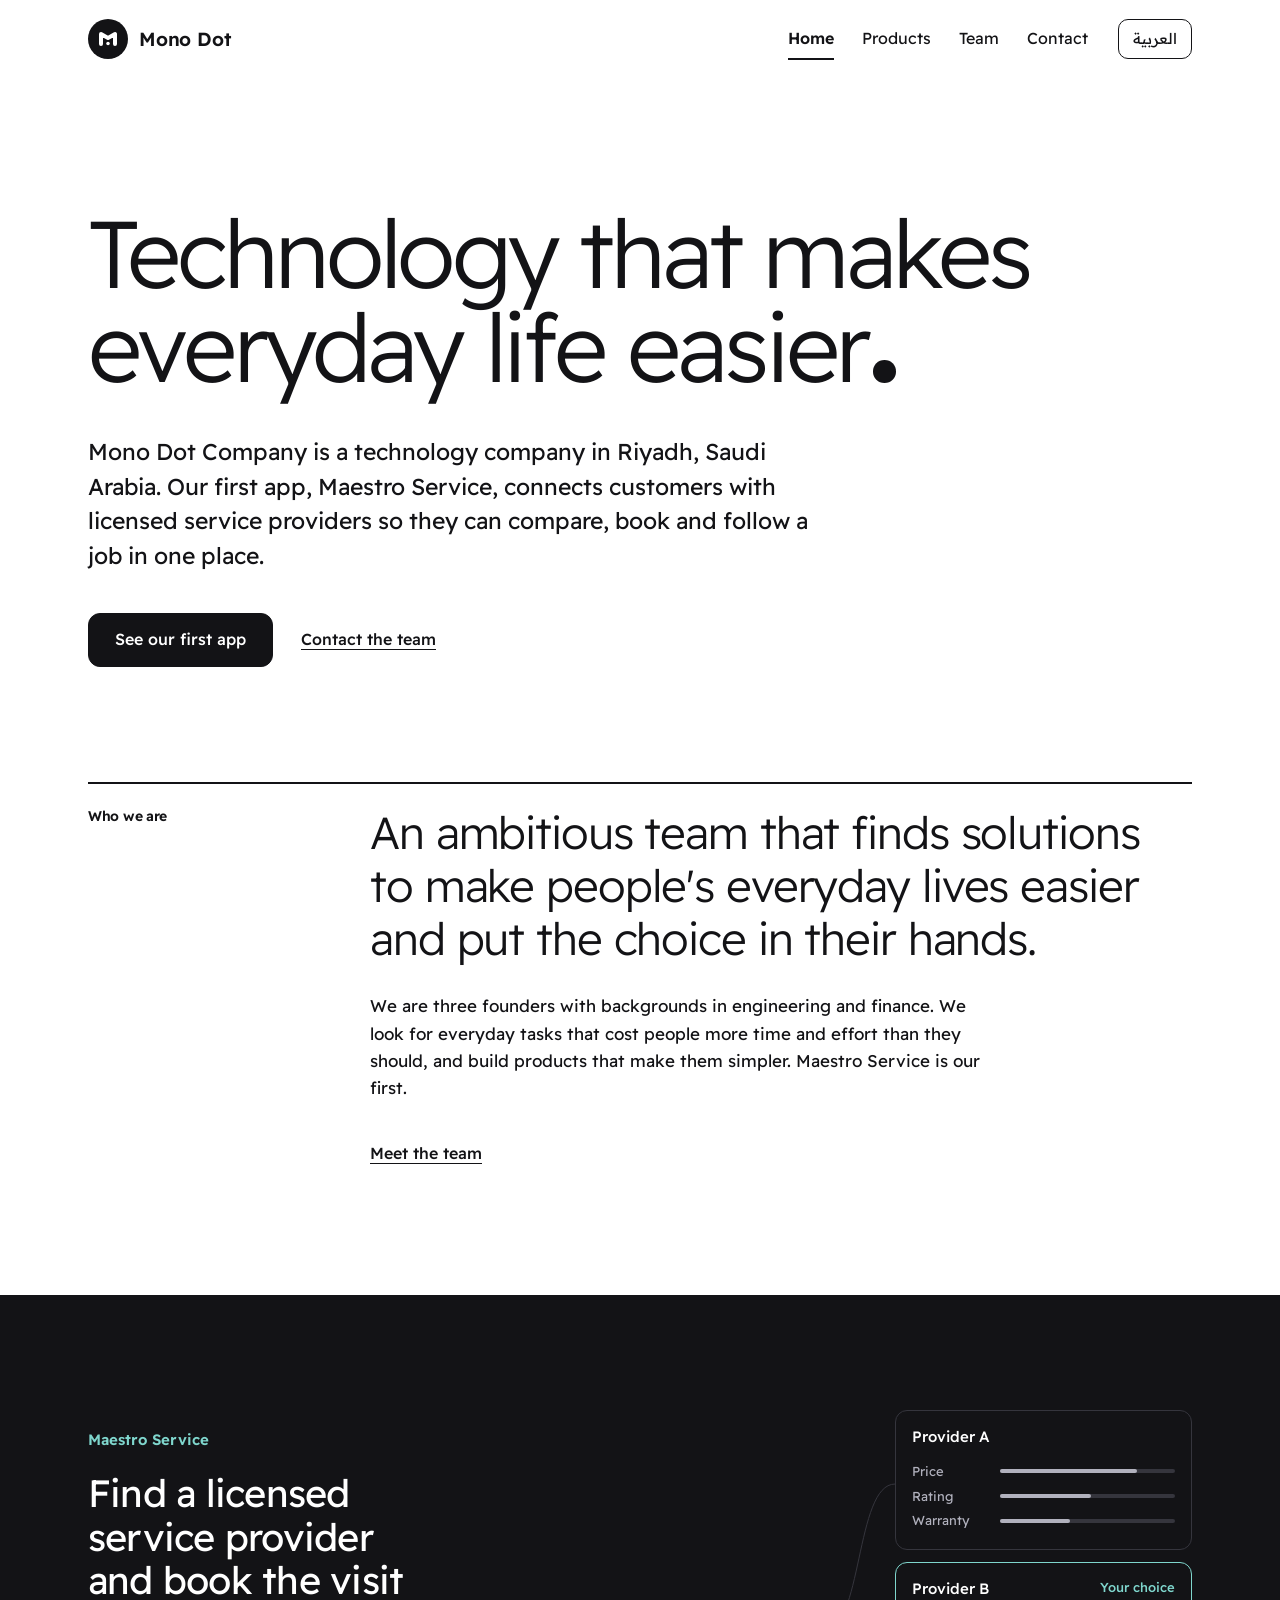
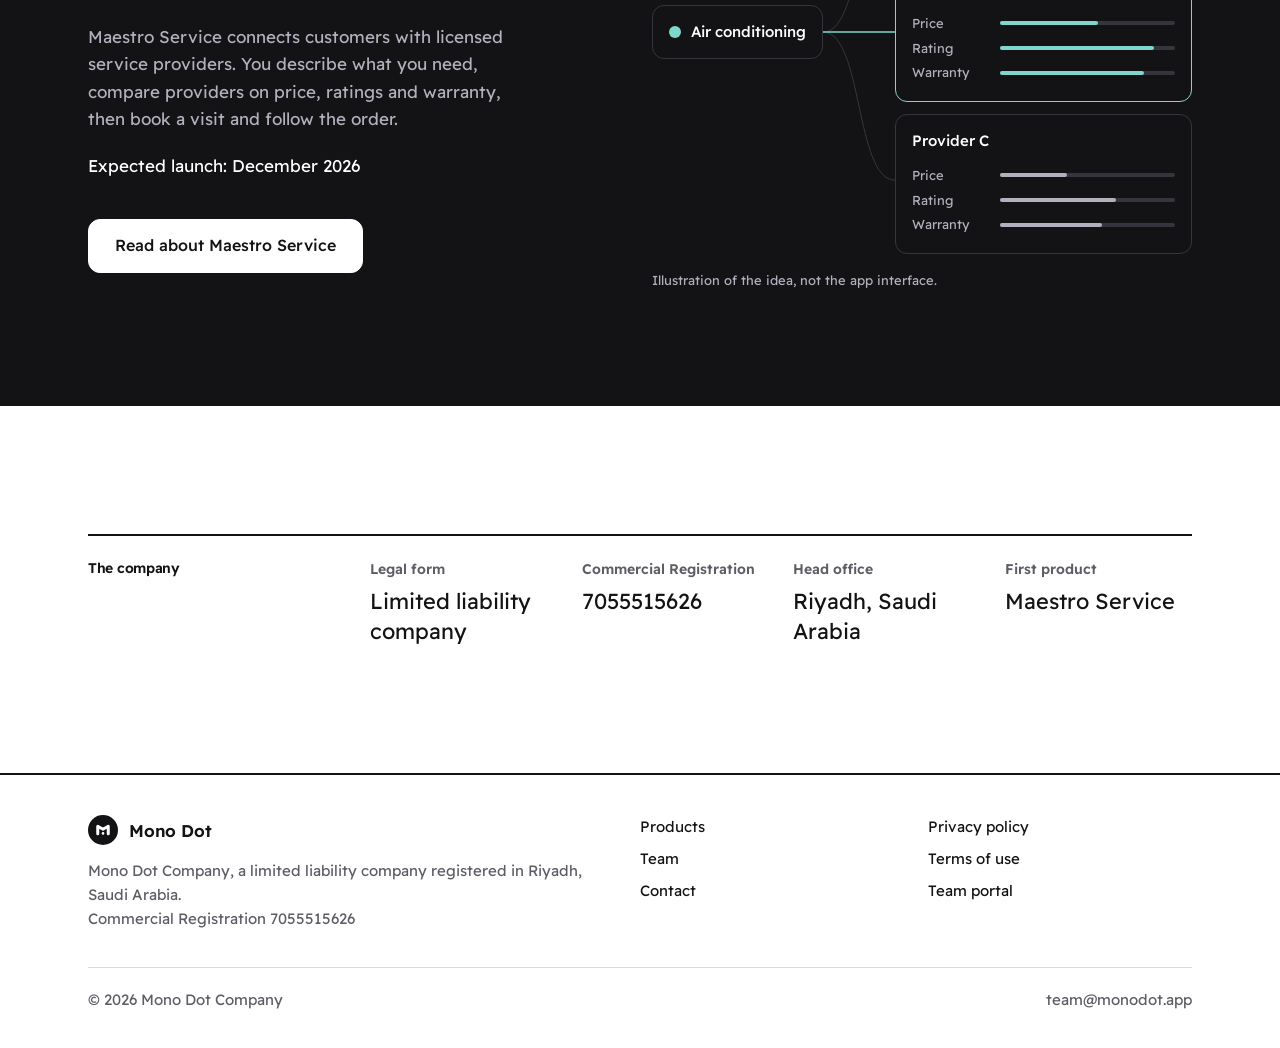
<file: index.html>
<!DOCTYPE html>
<html lang="en" dir="ltr" data-l="en">
<head>
<meta charset="utf-8">
<meta name="viewport" content="width=device-width, initial-scale=1">
<title>Mono Dot Company | شركة مونو دوت</title>
<meta name="description" content="Mono Dot Company is a technology company in Riyadh, Saudi Arabia. Its first app, Maestro Service, connects customers with licensed service providers. Expected launch: December 2026.">
<meta property="og:title" content="Mono Dot Company | شركة مونو دوت">
<meta property="og:description" content="Mono Dot Company is a technology company in Riyadh, Saudi Arabia. Its first app, Maestro Service, connects customers with licensed service providers. Expected launch: December 2026.">
<meta property="og:type" content="website">
<meta property="og:url" content="https://monodot.app/">
<meta property="og:image" content="https://monodot.app/assets/share.png">
<meta name="theme-color" content="#131316">
<link rel="icon" href="assets/favicon.svg" type="image/svg+xml">
<link rel="apple-touch-icon" href="assets/apple-touch-icon.png">
<link rel="preload" href="assets/fonts/readex-pro-latin.woff2" as="font" type="font/woff2" crossorigin>
<link rel="stylesheet" href="assets/site.css">
<script>(function(){var l,m=/[?&]lang=(ar|en)/.exec(location.search);if(m){l=m[1]}else{try{l=localStorage.getItem('md-lang')}catch(e){}}if(l!=='ar'&&l!=='en'){l=(navigator.language||'en').toLowerCase().indexOf('ar')===0?'ar':'en'}var d=document.documentElement;d.lang=l;d.dir=l==='ar'?'rtl':'ltr';d.setAttribute('data-l',l)})();</script>
<script type="application/ld+json">{"@context": "https://schema.org", "@type": "Organization", "name": "Mono Dot Company", "legalName": "Mono Dot Company", "alternateName": "شركة مونو دوت", "url": "https://monodot.app", "logo": "https://monodot.app/assets/apple-touch-icon.png", "email": "team@monodot.app", "telephone": "+966505461060", "address": {"@type": "PostalAddress", "addressLocality": "Riyadh", "addressRegion": "Riyadh", "postalCode": "14211", "addressCountry": "SA"}, "identifier": {"@type": "PropertyValue", "name": "Saudi Commercial Registration", "value": "7055515626"}, "founder": [{"@type": "Person", "name": "Muhannad Alammash"}, {"@type": "Person", "name": "Faisal AlKhelewy"}, {"@type": "Person", "name": "Muaath Alfadhli"}]}</script>
</head>
<body>
<a class="skip" href="#main"><span class="l-en" lang="en">Skip to content</span><span class="l-ar" lang="ar">انتقل إلى المحتوى</span></a>
<header class="site-head">
  <div class="wrap">
    <a class="brand" href="index.html"><svg viewBox="0 0 160 160" aria-hidden="true" focusable="false"><circle cx="80" cy="80" r="80" fill="#131316"/><polyline points="52,100 52,60 80,76 108,60 108,100" fill="none" stroke="#fff" stroke-width="16" stroke-linecap="round" stroke-linejoin="round"/><circle cx="80" cy="98" r="7" fill="#fff"/></svg><span class="l-en" lang="en">Mono Dot</span><span class="l-ar" lang="ar">مونو دوت</span></a>
    <nav class="nav" aria-label="Main"><a href="index.html" aria-current="page"><span class="l-en" lang="en">Home</span><span class="l-ar" lang="ar">الرئيسية</span></a><a href="products.html"><span class="l-en" lang="en">Products</span><span class="l-ar" lang="ar">منتجاتنا</span></a><a href="team.html"><span class="l-en" lang="en">Team</span><span class="l-ar" lang="ar">فريق العمل</span></a><a href="contact.html"><span class="l-en" lang="en">Contact</span><span class="l-ar" lang="ar">تواصل معنا</span></a></nav>
    <button class="lang" type="button" id="lang-toggle"><span class="l-en" lang="en">العربية</span><span class="l-ar" lang="ar">English</span></button>
  </div>
</header>
<main id="main">

<section class="hero">
  <div class="wrap">
    <h1 class="l-en display" lang="en">Technology that makes everyday life easier<span class="dot" aria-hidden="true"></span></h1>
    <h1 class="l-ar display" lang="ar">تقنية تجعل يومك أسهل<span class="dot" aria-hidden="true"></span></h1>
    <p class="l-en lead" lang="en">Mono Dot Company is a technology company in Riyadh, Saudi Arabia. Our first app, Maestro Service, connects customers with licensed service providers so they can compare, book and follow a job in one place.</p><p class="l-ar lead" lang="ar">شركة مونو دوت شركة تقنية مقرها الرياض، المملكة العربية السعودية. تطبيقنا الأول «مايسترو سيرفس» يجمع العميل بمزوّدي الخدمات المرخّصين، ليقارن بينهم ويحجز ويتابع طلبه من مكان واحد.</p>
    <div class="actions">
      <a class="btn" href="products.html"><span class="l-en" lang="en">See our first app</span><span class="l-ar" lang="ar">تعرّف على تطبيقنا الأول</span></a>
      <a class="tlink" href="contact.html"><span class="l-en" lang="en">Contact the team</span><span class="l-ar" lang="ar">تواصل مع الفريق</span></a>
    </div>
  </div>
</section>

<section class="sec"><div class="wrap"><div class="grid ruled"><h2 class="l-en label" lang="en">Who we are</h2><h2 class="l-ar label" lang="ar">من نحن</h2><div class="content"><p class="l-en statement" lang="en">An ambitious team that finds solutions to make people's everyday lives easier and put the choice in their hands.</p><p class="l-ar statement" lang="ar">فريق طموح يبحث عن حلول تسهّل حياة الناس اليومية وتمكّنهم من الاختيار عن معرفة.</p><div style="margin-top:28px"><p class="l-en" lang="en">We are three founders with backgrounds in engineering and finance. We look for everyday tasks that cost people more time and effort than they should, and build products that make them simpler. Maestro Service is our first.</p><p class="l-ar" lang="ar">نحن ثلاثة مؤسسين بخلفيات في الهندسة والمالية. نبحث عن المهام اليومية التي تأخذ من الناس وقتًا وجهدًا أكثر مما تستحق، ونبني منتجات تبسّطها. ومايسترو سيرفس أولها.</p></div><div class="actions"><a class="tlink" href="team.html"><span class="l-en" lang="en">Meet the team</span><span class="l-ar" lang="ar">تعرّف على الفريق</span></a></div></div></div></div></section>

<section class="ink">
  <div class="wrap band">
    <div class="text stack">
      <p class="l-en product-label" lang="en">Maestro Service</p><p class="l-ar product-label" lang="ar">مايسترو سيرفس</p>
      <h2 class="l-en" lang="en">Find a licensed service provider and book the visit</h2><h2 class="l-ar" lang="ar">اعثر على مزوّد خدمة مرخّص واحجز زيارته</h2>
      <p class="l-en muted" lang="en">Maestro Service connects customers with licensed service providers. You describe what you need, compare providers on price, ratings and warranty, then book a visit and follow the order.</p><p class="l-ar muted" lang="ar">مايسترو سيرفس منصة تجمع العملاء بمزوّدي الخدمات المرخّصين. تصف ما تحتاجه، وتقارن بين المزوّدين في السعر والتقييم والضمان، ثم تحجز الزيارة وتتابع طلبك.</p>
      <p class="l-en" lang="en">Expected launch: December 2026</p><p class="l-ar" lang="ar">الإطلاق المتوقع: ديسمبر 2026</p>
      <div class="actions"><a class="btn" href="products.html"><span class="l-en" lang="en">Read about Maestro Service</span><span class="l-ar" lang="ar">اقرأ عن مايسترو سيرفس</span></a></div>
    </div>
    <figure class="viz-wrap" role="img" aria-label="Illustration: one request, three provider offers, one choice">
  <div class="viz">
    <div class="viz-req"><span class="l-en" lang="en">Air conditioning</span><span class="l-ar" lang="ar">المكيفات</span></div>
    <svg viewBox="0 0 72 300" preserveAspectRatio="none" aria-hidden="true">
      <path d="M0,150 C40,150 32,50 72,50" fill="none" stroke="#35353d" stroke-width="1" vector-effect="non-scaling-stroke"/>
      <path d="M0,150 C40,150 32,250 72,250" fill="none" stroke="#35353d" stroke-width="1" vector-effect="non-scaling-stroke"/>
      <path d="M0,150 L72,150" fill="none" stroke="#7fd6cd" stroke-width="1.5" vector-effect="non-scaling-stroke"/>
    </svg>
    <div class="viz-cards">
      <div class="viz-card"><h4><span class="l-en" lang="en">Provider A</span><span class="l-ar" lang="ar">المزوّد أ</span></h4><div class="vrow"><span><span class="l-en" lang="en">Price</span><span class="l-ar" lang="ar">السعر</span></span><i style="--w:78%"></i></div><div class="vrow"><span><span class="l-en" lang="en">Rating</span><span class="l-ar" lang="ar">التقييم</span></span><i style="--w:52%"></i></div><div class="vrow"><span><span class="l-en" lang="en">Warranty</span><span class="l-ar" lang="ar">الضمان</span></span><i style="--w:40%"></i></div></div>
      <div class="viz-card on"><h4><span class="l-en" lang="en">Provider B</span><span class="l-ar" lang="ar">المزوّد ب</span><small><span class="l-en" lang="en">Your choice</span><span class="l-ar" lang="ar">اختيارك</span></small></h4><div class="vrow"><span><span class="l-en" lang="en">Price</span><span class="l-ar" lang="ar">السعر</span></span><i style="--w:56%"></i></div><div class="vrow"><span><span class="l-en" lang="en">Rating</span><span class="l-ar" lang="ar">التقييم</span></span><i style="--w:88%"></i></div><div class="vrow"><span><span class="l-en" lang="en">Warranty</span><span class="l-ar" lang="ar">الضمان</span></span><i style="--w:82%"></i></div></div>
      <div class="viz-card"><h4><span class="l-en" lang="en">Provider C</span><span class="l-ar" lang="ar">المزوّد ج</span></h4><div class="vrow"><span><span class="l-en" lang="en">Price</span><span class="l-ar" lang="ar">السعر</span></span><i style="--w:38%"></i></div><div class="vrow"><span><span class="l-en" lang="en">Rating</span><span class="l-ar" lang="ar">التقييم</span></span><i style="--w:66%"></i></div><div class="vrow"><span><span class="l-en" lang="en">Warranty</span><span class="l-ar" lang="ar">الضمان</span></span><i style="--w:58%"></i></div></div>
    </div>
  </div>
  <figcaption class="viz-cap"><span class="l-en" lang="en">Illustration of the idea, not the app interface.</span><span class="l-ar" lang="ar">رسم توضيحي للفكرة، وليس واجهة التطبيق.</span></figcaption>
</figure>
  </div>
</section>

<section class="sec"><div class="wrap"><div class="grid ruled"><h2 class="l-en label" lang="en">The company</h2><h2 class="l-ar label" lang="ar">الشركة</h2><div class="content"><dl class="specs">
  <div><dt><span class="l-en" lang="en">Legal form</span><span class="l-ar" lang="ar">الشكل النظامي</span></dt><dd><span class="l-en" lang="en">Limited liability company</span><span class="l-ar" lang="ar">شركة ذات مسؤولية محدودة</span></dd></div>
  <div><dt><span class="l-en" lang="en">Commercial Registration</span><span class="l-ar" lang="ar">السجل التجاري</span></dt><dd class="ltr">7055515626</dd></div>
  <div><dt><span class="l-en" lang="en">Head office</span><span class="l-ar" lang="ar">المقر</span></dt><dd><span class="l-en" lang="en">Riyadh, Saudi Arabia</span><span class="l-ar" lang="ar">الرياض، السعودية</span></dd></div>
  <div><dt><span class="l-en" lang="en">First product</span><span class="l-ar" lang="ar">المنتج الأول</span></dt><dd><span class="l-en" lang="en">Maestro Service</span><span class="l-ar" lang="ar">مايسترو سيرفس</span></dd></div>
</dl></div></div></div></section>

</main>
<footer class="site-foot">
  <div class="wrap">
    <div class="cols">
      <div>
        <a class="brand" href="index.html"><svg viewBox="0 0 160 160" aria-hidden="true" focusable="false"><circle cx="80" cy="80" r="80" fill="#131316"/><polyline points="52,100 52,60 80,76 108,60 108,100" fill="none" stroke="#fff" stroke-width="16" stroke-linecap="round" stroke-linejoin="round"/><circle cx="80" cy="98" r="7" fill="#fff"/></svg><span class="l-en" lang="en">Mono Dot</span><span class="l-ar" lang="ar">مونو دوت</span></a>
        <p class="l-en" lang="en">Mono Dot Company, a limited liability company registered in Riyadh, Saudi Arabia.</p><p class="l-ar" lang="ar">شركة مونو دوت، شركة ذات مسؤولية محدودة مسجّلة في الرياض، المملكة العربية السعودية.</p>
        <p class="l-en" lang="en">Commercial Registration <span class="ltr">7055515626</span></p><p class="l-ar" lang="ar">السجل التجاري <span class="ltr">7055515626</span></p>
      </div>
      <ul>
        <li><a href="products.html"><span class="l-en" lang="en">Products</span><span class="l-ar" lang="ar">منتجاتنا</span></a></li>
        <li><a href="team.html"><span class="l-en" lang="en">Team</span><span class="l-ar" lang="ar">فريق العمل</span></a></li>
        <li><a href="contact.html"><span class="l-en" lang="en">Contact</span><span class="l-ar" lang="ar">تواصل معنا</span></a></li>
      </ul>
      <ul>
        <li><a href="privacy.html"><span class="l-en" lang="en">Privacy policy</span><span class="l-ar" lang="ar">سياسة الخصوصية</span></a></li>
        <li><a href="terms.html"><span class="l-en" lang="en">Terms of use</span><span class="l-ar" lang="ar">شروط الاستخدام</span></a></li>
        <li><a href="join.html" rel="nofollow"><span class="l-en" lang="en">Team portal</span><span class="l-ar" lang="ar">بوابة الفريق</span></a></li>
      </ul>
    </div>
    <div class="base">
      <span><span class="l-en" lang="en">© 2026 Mono Dot Company</span><span class="l-ar" lang="ar">© 2026 شركة مونو دوت</span></span>
      <a class="ltr" href="mailto:team@monodot.app">team@monodot.app</a>
    </div>
  </div>
</footer>
<script src="assets/site.js"></script>
</body>
</html>
</file>
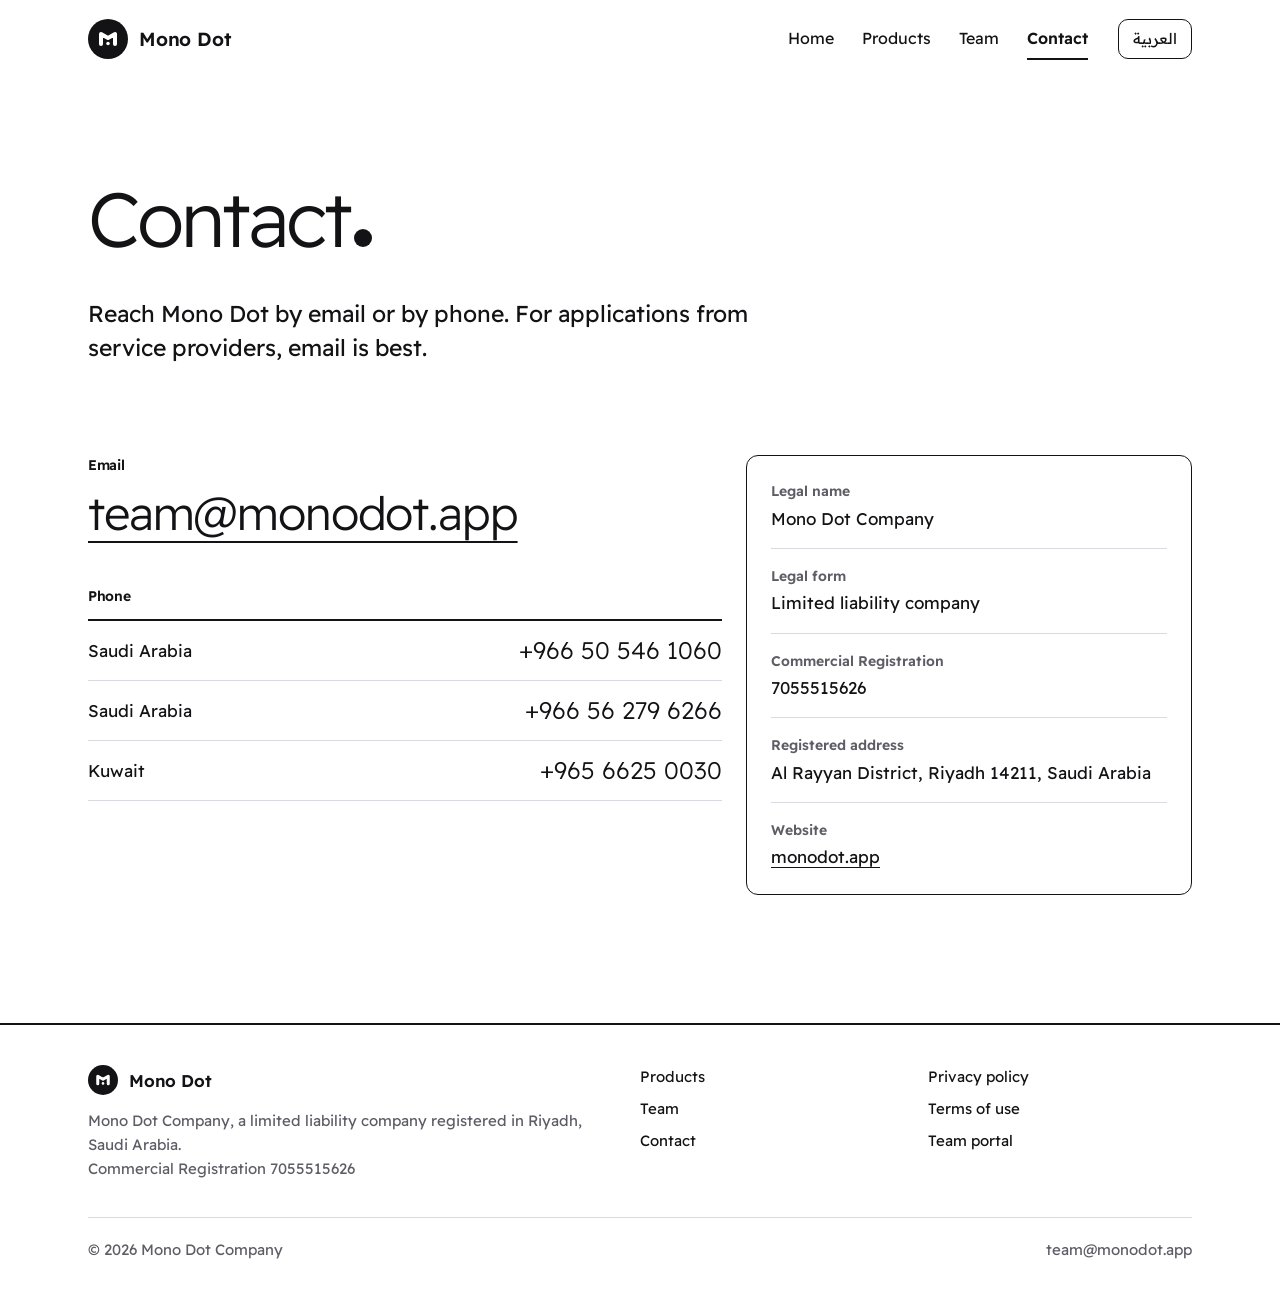
<file: contact.html>
<!DOCTYPE html>
<html lang="en" dir="ltr" data-l="en">
<head>
<meta charset="utf-8">
<meta name="viewport" content="width=device-width, initial-scale=1">
<title>Contact | Mono Dot Company | تواصل معنا</title>
<meta name="description" content="Contact Mono Dot Company: email, phone numbers, registered address in Riyadh and Commercial Registration number.">
<meta property="og:title" content="Contact | Mono Dot Company | تواصل معنا">
<meta property="og:description" content="Contact Mono Dot Company: email, phone numbers, registered address in Riyadh and Commercial Registration number.">
<meta property="og:type" content="website">
<meta property="og:url" content="https://monodot.app/contact.html">
<meta property="og:image" content="https://monodot.app/assets/share.png">
<meta name="theme-color" content="#131316">
<link rel="icon" href="assets/favicon.svg" type="image/svg+xml">
<link rel="apple-touch-icon" href="assets/apple-touch-icon.png">
<link rel="preload" href="assets/fonts/readex-pro-latin.woff2" as="font" type="font/woff2" crossorigin>
<link rel="stylesheet" href="assets/site.css">
<script>(function(){var l,m=/[?&]lang=(ar|en)/.exec(location.search);if(m){l=m[1]}else{try{l=localStorage.getItem('md-lang')}catch(e){}}if(l!=='ar'&&l!=='en'){l=(navigator.language||'en').toLowerCase().indexOf('ar')===0?'ar':'en'}var d=document.documentElement;d.lang=l;d.dir=l==='ar'?'rtl':'ltr';d.setAttribute('data-l',l)})();</script>
</head>
<body>
<a class="skip" href="#main"><span class="l-en" lang="en">Skip to content</span><span class="l-ar" lang="ar">انتقل إلى المحتوى</span></a>
<header class="site-head">
  <div class="wrap">
    <a class="brand" href="index.html"><svg viewBox="0 0 160 160" aria-hidden="true" focusable="false"><circle cx="80" cy="80" r="80" fill="#131316"/><polyline points="52,100 52,60 80,76 108,60 108,100" fill="none" stroke="#fff" stroke-width="16" stroke-linecap="round" stroke-linejoin="round"/><circle cx="80" cy="98" r="7" fill="#fff"/></svg><span class="l-en" lang="en">Mono Dot</span><span class="l-ar" lang="ar">مونو دوت</span></a>
    <nav class="nav" aria-label="Main"><a href="index.html"><span class="l-en" lang="en">Home</span><span class="l-ar" lang="ar">الرئيسية</span></a><a href="products.html"><span class="l-en" lang="en">Products</span><span class="l-ar" lang="ar">منتجاتنا</span></a><a href="team.html"><span class="l-en" lang="en">Team</span><span class="l-ar" lang="ar">فريق العمل</span></a><a href="contact.html" aria-current="page"><span class="l-en" lang="en">Contact</span><span class="l-ar" lang="ar">تواصل معنا</span></a></nav>
    <button class="lang" type="button" id="lang-toggle"><span class="l-en" lang="en">العربية</span><span class="l-ar" lang="ar">English</span></button>
  </div>
</header>
<main id="main">

<section class="hero hero-page">
  <div class="wrap">
    <h1 class="l-en display display-sm" lang="en">Contact<span class="dot" aria-hidden="true"></span></h1>
    <h1 class="l-ar display display-sm" lang="ar">تواصل معنا<span class="dot" aria-hidden="true"></span></h1>
    <p class="l-en lead" lang="en">Reach Mono Dot by email or by phone. For applications from service providers, email is best.</p><p class="l-ar lead" lang="ar">تواصل مع مونو دوت بالبريد الإلكتروني أو بالهاتف. ولطلبات انضمام مزوّدي الخدمات، البريد أنسب.</p>
  </div>
</section>
<section class="sec">
  <div class="wrap contact">
    <div class="reach">
      <h2 class="l-en label" lang="en">Email</h2><h2 class="l-ar label" lang="ar">البريد الإلكتروني</h2>
      <p style="margin-top:10px"><a class="mail" href="mailto:team@monodot.app">team@monodot.app</a></p>
      <div style="margin-top:44px"><h2 class="l-en label" lang="en">Phone</h2><h2 class="l-ar label" lang="ar">الهاتف</h2></div>
      <ul class="phones" style="margin-top:12px"><li><span><span class="l-en" lang="en">Saudi Arabia</span><span class="l-ar" lang="ar">السعودية</span></span><a class="ltr" href="tel:+966505461060">+966 50 546 1060</a></li><li><span><span class="l-en" lang="en">Saudi Arabia</span><span class="l-ar" lang="ar">السعودية</span></span><a class="ltr" href="tel:+966562796266">+966 56 279 6266</a></li><li><span><span class="l-en" lang="en">Kuwait</span><span class="l-ar" lang="ar">الكويت</span></span><a class="ltr" href="tel:+96566250030">+965 6625 0030</a></li></ul>
    </div>
    <dl class="sheet">
      <div><dt><span class="l-en" lang="en">Legal name</span><span class="l-ar" lang="ar">الاسم النظامي</span></dt><dd><span class="l-en" lang="en">Mono Dot Company</span><span class="l-ar" lang="ar">شركة مونو دوت</span></dd></div>
      <div><dt><span class="l-en" lang="en">Legal form</span><span class="l-ar" lang="ar">الشكل النظامي</span></dt><dd><span class="l-en" lang="en">Limited liability company</span><span class="l-ar" lang="ar">شركة ذات مسؤولية محدودة</span></dd></div>
      <div><dt><span class="l-en" lang="en">Commercial Registration</span><span class="l-ar" lang="ar">السجل التجاري</span></dt><dd><span class="ltr">7055515626</span></dd></div>
      <div><dt><span class="l-en" lang="en">Registered address</span><span class="l-ar" lang="ar">العنوان المسجّل</span></dt><dd><span class="l-en" lang="en">Al Rayyan District, Riyadh 14211, Saudi Arabia</span><span class="l-ar" lang="ar">حي الريان، الرياض 14211، المملكة العربية السعودية</span></dd></div>
      <div><dt><span class="l-en" lang="en">Website</span><span class="l-ar" lang="ar">الموقع</span></dt><dd><a class="ltr" href="https://monodot.app">monodot.app</a></dd></div>
    </dl>
  </div>
</section>

</main>
<footer class="site-foot">
  <div class="wrap">
    <div class="cols">
      <div>
        <a class="brand" href="index.html"><svg viewBox="0 0 160 160" aria-hidden="true" focusable="false"><circle cx="80" cy="80" r="80" fill="#131316"/><polyline points="52,100 52,60 80,76 108,60 108,100" fill="none" stroke="#fff" stroke-width="16" stroke-linecap="round" stroke-linejoin="round"/><circle cx="80" cy="98" r="7" fill="#fff"/></svg><span class="l-en" lang="en">Mono Dot</span><span class="l-ar" lang="ar">مونو دوت</span></a>
        <p class="l-en" lang="en">Mono Dot Company, a limited liability company registered in Riyadh, Saudi Arabia.</p><p class="l-ar" lang="ar">شركة مونو دوت، شركة ذات مسؤولية محدودة مسجّلة في الرياض، المملكة العربية السعودية.</p>
        <p class="l-en" lang="en">Commercial Registration <span class="ltr">7055515626</span></p><p class="l-ar" lang="ar">السجل التجاري <span class="ltr">7055515626</span></p>
      </div>
      <ul>
        <li><a href="products.html"><span class="l-en" lang="en">Products</span><span class="l-ar" lang="ar">منتجاتنا</span></a></li>
        <li><a href="team.html"><span class="l-en" lang="en">Team</span><span class="l-ar" lang="ar">فريق العمل</span></a></li>
        <li><a href="contact.html"><span class="l-en" lang="en">Contact</span><span class="l-ar" lang="ar">تواصل معنا</span></a></li>
      </ul>
      <ul>
        <li><a href="privacy.html"><span class="l-en" lang="en">Privacy policy</span><span class="l-ar" lang="ar">سياسة الخصوصية</span></a></li>
        <li><a href="terms.html"><span class="l-en" lang="en">Terms of use</span><span class="l-ar" lang="ar">شروط الاستخدام</span></a></li>
        <li><a href="join.html" rel="nofollow"><span class="l-en" lang="en">Team portal</span><span class="l-ar" lang="ar">بوابة الفريق</span></a></li>
      </ul>
    </div>
    <div class="base">
      <span><span class="l-en" lang="en">© 2026 Mono Dot Company</span><span class="l-ar" lang="ar">© 2026 شركة مونو دوت</span></span>
      <a class="ltr" href="mailto:team@monodot.app">team@monodot.app</a>
    </div>
  </div>
</footer>
<script src="assets/site.js"></script>
</body>
</html>
</file>
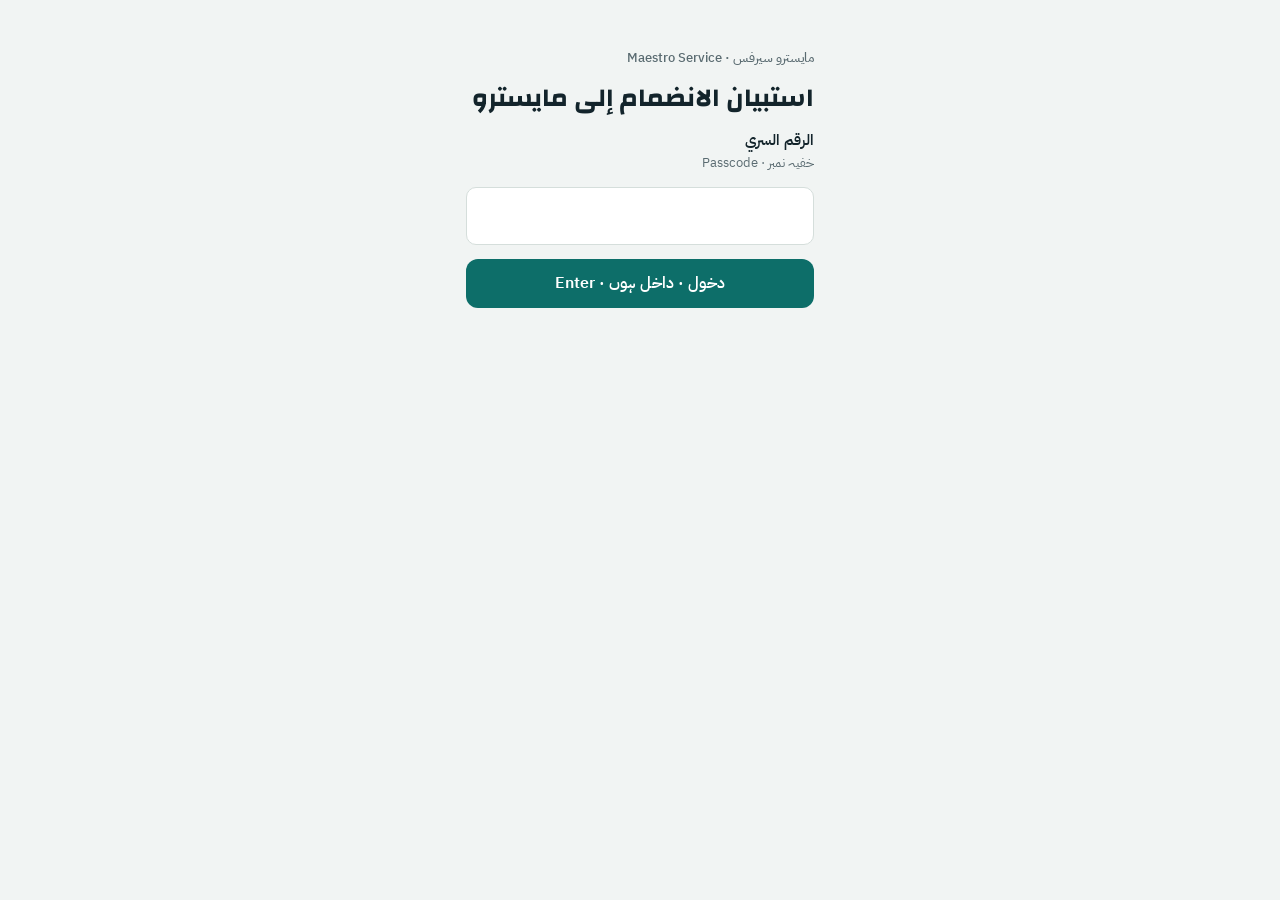
<file: join.html>
<!DOCTYPE html>
<html lang="ar" dir="rtl">
<head>
<meta charset="utf-8">
<meta name="viewport" content="width=device-width, initial-scale=1">
<meta name="robots" content="noindex, nofollow">
<title>استبيان الانضمام إلى مايسترو</title>
<link rel="preconnect" href="https://fonts.googleapis.com">
<link href="https://fonts.googleapis.com/css2?family=Changa:wght@500;700&family=IBM+Plex+Sans+Arabic:wght@400;500;600&display=swap" rel="stylesheet">
<style>
/* Layout idea: one narrow phone column of stacked sections; key fields carry an amber edge that turns green when filled; a sticky bar counts what is left. */
:root{
  --bg:#f1f4f3; --surface:#ffffff; --ink:#13242b; --muted:#5a6b71; --line:#d5dedb;
  --accent:#0d6e69; --accent-ink:#ffffff; --accent-soft:#e0f1ef;
  --key:#b45309; --key-bg:#fff5e1; --ok:#1c7a4c; --ok-bg:#e8f5ed;
  --display:"Changa","IBM Plex Sans Arabic",Tahoma,sans-serif;
  --body:"IBM Plex Sans Arabic","Noto Naskh Arabic",Tahoma,"Segoe UI",sans-serif;
}
@media (prefers-color-scheme: dark){
  :root:not([data-theme="light"]){
    --bg:#0e1619; --surface:#162126; --ink:#e7eeec; --muted:#98aaa8; --line:#2a3a40;
    --accent:#45bdb2; --accent-ink:#05211f; --accent-soft:#173532;
    --key:#f0b04a; --key-bg:#2f2510; --ok:#63d199; --ok-bg:#15301f; color-scheme:dark;
  }
}
:root[data-theme="dark"]{
  --bg:#0e1619; --surface:#162126; --ink:#e7eeec; --muted:#98aaa8; --line:#2a3a40;
  --accent:#45bdb2; --accent-ink:#05211f; --accent-soft:#173532;
  --key:#f0b04a; --key-bg:#2f2510; --ok:#63d199; --ok-bg:#15301f; color-scheme:dark;
}
*{box-sizing:border-box}
html{-webkit-text-size-adjust:100%}
body{margin:0;background:var(--bg);color:var(--ink);font-family:var(--body);font-size:16px;line-height:1.55}
.wrap{max-width:560px;margin:0 auto;padding:16px 16px 120px;display:flex;flex-direction:column;gap:14px}
header{display:flex;flex-direction:column;gap:10px}
.eyebrow{font-size:13px;color:var(--muted);font-weight:500}
h1{font-family:var(--display);font-size:26px;line-height:1.25;margin:0;text-wrap:balance}
h2{font-family:var(--display);font-size:19px;margin:0;display:flex;flex-direction:column}
h3{font-size:14px;font-weight:600;margin:0;color:var(--muted);display:flex;flex-direction:column}
.l1{display:block}
.l2{display:block;font-size:.84em;font-weight:400;color:var(--muted);line-height:1.7}
.langs{display:flex;flex-wrap:wrap;gap:6px}
.langs button{font:inherit;font-size:14px;padding:6px 12px;border-radius:999px;border:1px solid var(--line);background:var(--surface);color:var(--ink);cursor:pointer}
.langs button[aria-pressed="true"]{background:var(--ink);color:var(--bg);border-color:var(--ink)}
section{background:var(--surface);border:1px solid var(--line);border-radius:14px;padding:16px;display:flex;flex-direction:column;gap:14px}
.f{display:flex;flex-direction:column;gap:6px}
.f.key{border-inline-start:4px solid var(--key);background:var(--key-bg);border-radius:10px;padding:10px 12px}
.f.key.ok{border-inline-start-color:var(--ok);background:var(--ok-bg)}
.lab{display:flex;justify-content:space-between;align-items:flex-start;gap:8px;font-weight:600;font-size:15px}
.tag{flex:none;font-size:12px;font-weight:600;color:var(--key);border:1px solid currentColor;border-radius:999px;padding:0 8px;line-height:1.7}
.f.key.ok .tag{color:var(--ok)}
input[type=text],input[type=tel],input[type=url],input[type=number],textarea{font:inherit;color:var(--ink);background:var(--surface);border:1px solid var(--line);border-radius:10px;padding:11px 12px;width:100%;min-height:46px}
textarea{min-height:76px;resize:vertical}
input[type=tel],input[type=url],input[type=number]{direction:ltr;text-align:start;font-variant-numeric:tabular-nums}
[dir=rtl] input[type=tel],[dir=rtl] input[type=url],[dir=rtl] input[type=number]{text-align:end}
:focus-visible{outline:3px solid var(--accent);outline-offset:2px}
.hint{font-size:13px;color:var(--muted)}
.warn{font-size:13px;color:var(--key);font-weight:500}
.chips{display:flex;flex-wrap:wrap;gap:8px}
.chip{font:inherit;font-size:15px;text-align:start;padding:8px 14px;min-height:44px;border-radius:12px;border:1.5px solid var(--line);background:var(--surface);color:var(--ink);cursor:pointer;display:flex;flex-direction:column;justify-content:center}
.chip[aria-pressed="true"]{background:var(--accent);border-color:var(--accent);color:var(--accent-ink)}
.chip[aria-pressed="true"] .l2{color:inherit;opacity:.85}
.chip:disabled{opacity:.55;cursor:not-allowed;border-style:dashed}
.chip.big{flex:1 1 44%;font-weight:600}
.panel{border:1.5px solid var(--accent);background:var(--accent-soft);border-radius:12px;padding:12px;display:flex;flex-direction:column;gap:12px}
.panel > h2{font-size:17px;color:var(--accent)}
.piv{display:flex;align-items:center;justify-content:space-between;gap:10px;padding:8px 0;border-top:1px solid var(--line)}
.piv .q{font-size:15px;font-weight:500;flex:1}
.yn{display:flex;gap:6px;flex:none}
.yn{flex-wrap:wrap;justify-content:flex-end}
.yn .chip{min-width:48px;align-items:center;padding:6px 10px}
.yn .chip.no[aria-pressed="true"]{background:var(--muted);border-color:var(--muted);color:var(--surface)}
.bar{position:fixed;inset-inline:0;bottom:0;background:var(--surface);border-top:1px solid var(--line);padding:10px 16px calc(10px + env(safe-area-inset-bottom,0px))}
.bar .in{max-width:528px;margin:0 auto;display:flex;flex-direction:column;gap:8px}
.bar .row{display:flex;align-items:center;gap:12px}
.left{flex:1;font-size:14px;font-weight:600;color:var(--key)}
.left.ok{color:var(--ok)}
.btn{font:inherit;font-weight:600;font-size:16px;border:0;border-radius:12px;padding:12px 20px;min-height:48px;background:var(--accent);color:var(--accent-ink);cursor:pointer;text-decoration:none;display:inline-flex;align-items:center;justify-content:center;text-align:center}
.btn.ghost{background:transparent;color:var(--accent);border:1.5px solid var(--accent)}
.btn.sm{font-size:14px;min-height:40px;padding:8px 14px}
.done{align-items:stretch}
.status{border-radius:10px;padding:10px 12px;font-weight:600}
.status.ok{background:var(--ok-bg);color:var(--ok)}
.status.local{background:var(--key-bg);color:var(--key)}
pre.sum{white-space:pre-wrap;word-break:break-word;font:inherit;font-size:14px;background:var(--bg);border-radius:10px;padding:12px;margin:0;max-height:260px;overflow:auto}
.acts{display:flex;flex-wrap:wrap;gap:8px}
details{background:var(--surface);border:1px solid var(--line);border-radius:14px;padding:12px 16px}
summary{cursor:pointer;font-weight:600}
.list{display:flex;flex-direction:column;gap:6px;margin:10px 0}
.item{display:flex;justify-content:space-between;gap:8px;font-size:14px;border-top:1px solid var(--line);padding-top:6px}
.item small{color:var(--muted);flex:none}
[hidden]{display:none!important}
.badge{display:inline-block;align-self:flex-start;font-size:12px;font-weight:600;line-height:1.7;padding:0 9px;border-radius:999px;background:var(--key-bg);color:var(--key);border:1px solid var(--key);margin-block:2px}
h3 .badge{margin-bottom:4px}
.gate{max-width:380px;margin:0 auto;padding:48px 16px;display:flex;flex-direction:column;gap:14px}
.gate input{font-size:22px;letter-spacing:.2em;text-align:center!important}
@media (prefers-reduced-motion:no-preference){.chip,.btn{transition:background-color .12s,border-color .12s}}
</style>
</head>
<body>
<form class="gate" id="gate" hidden>
  <div class="eyebrow">مايسترو سيرفس · Maestro Service</div>
  <h1>استبيان الانضمام إلى مايسترو</h1>
  <label class="lab" for="code"><span><span class="l1">الرقم السري</span><span class="l2" lang="ur">خفیہ نمبر · Passcode</span></span></label>
  <input id="code" type="tel" inputmode="numeric" autocomplete="off" maxlength="12">
  <div class="warn" id="codeErr" hidden>الرقم غلط · نمبر غلط ہے · Wrong code</div>
  <button class="btn" type="submit">دخول · داخل ہوں · Enter</button>
</form>
<div class="wrap" id="app" hidden>
  <header>
    <div class="eyebrow" id="eyebrow"></div>
    <h1 id="title"></h1>
    <div class="langs" id="langs" role="group" aria-label="Language"></div>
  </header>
  <main id="form" style="display:flex;flex-direction:column;gap:14px"></main>
  <div id="lists" style="display:flex;flex-direction:column;gap:10px"></div>
</div>
<div class="bar" id="bar" hidden><div class="in">
  <div class="warn" id="missing" hidden></div>
  <div class="row"><div class="left" id="left"></div><button class="btn" id="save" type="button"></button></div>
</div></div>

<script>
/* ---------- نصوص الواجهة: [عربي, اردو, English] ---------- */
const T = {
  eyebrow:['مايسترو سيرفس · زيارة ميدانية','مایسٹرو سروس · فیلڈ وزٹ','Maestro Service · field visit'],
  title:['استبيان الانضمام إلى مايسترو','مایسٹرو میں شمولیت کا فارم','Maestro joining survey'],
  agent:['اسمك (الموظف)','آپ کا نام (ملازم)','Your name (field agent)'],
  sShop:['المحل','دکان','Shop'],
  shopName:['اسم المحل','دکان کا نام','Shop name'],
  district:['الحي','محلہ','District'],
  map:['رابط الموقع من قوقل ماب','گوگل میپ کا لوکیشن لنک','Google Maps link'],
  locBtn:['حدّد موقعي الحالي','میری موجودہ جگہ','Use my current location'],
  locWait:['جاري تحديد الموقع…','جگہ معلوم کی جا رہی ہے…','Finding location…'],
  locOk:['تم تحديد الموقع','جگہ محفوظ ہو گئی','Location saved'],
  locErr:['ما قدرت أحدد الموقع. اسمح للمتصفح بالوصول للموقع وجرّب مرة ثانية، أو الصق الرابط.','جگہ نہیں ملی۔ براؤزر کو لوکیشن کی اجازت دیں یا لنک چسپاں کریں۔','Could not get location. Allow location access and try again, or paste a link.'],
  locHint:['اضغطه وأنت داخل المحل','دکان کے اندر رہتے ہوئے دبائیں','Tap it while inside the shop'],
  cr:['رقم السجل التجاري (مكتوب على اللوحة أو الشهادة)','تجارتی رجسٹریشن نمبر (بورڈ یا سرٹیفکیٹ پر)','Commercial registration number (on the sign or certificate)'],
  crHint:['١٠ أرقام. لو ما لقيته اختر وحدة تحت','10 ہندسے۔ نہ ملے تو نیچے سے چنیں','10 digits. If not found, pick one below'],
  crWarn:['السجل عادة ١٠ أرقام، تأكد منه','نمبر عام طور پر 10 ہندسے ہوتا ہے','Usually 10 digits, please check'],

  sServ:['الخدمات','خدمات','Services'],
  servHint:['اختر كل المجالات اللي يشتغل فيها المحل','دکان جن کاموں میں ہے سب منتخب کریں','Select every field the shop works in'],
  typesQ:['أنواع المكيفات اللي يشتغل عليها','کن اے سی پر کام کرتا ہے','AC types he works on'],
  typeSvc:['خدماته: شِل اللي ما يسويه','اس کے کام: جو نہیں کرتا ہٹا دیں','Services: untick what he does NOT do'],
  groupsQ:['أنواع الشغل: شِل اللي ما يسويه','کام کی قسمیں: جو نہیں کرتا ہٹا دیں','Work types: untick what he does NOT do'],
  devicesQ:['الأجهزة اللي يصلّحها','کون سی مشینیں ٹھیک کرتا ہے','Appliances he repairs'],
  pivots:['أسئلة مهمة','اہم سوالات','Key questions'],
  onlyFor:['خاص بـ{t}','صرف {t}','{t} only'],
  contracts:['مهتم يقدّم عقود صيانة (زيارات دورية) لعملائنا؟','کیا ہمارے گاہکوں کو سالانہ مینٹیننس (باقاعدہ وزٹ) دینے میں دلچسپی ہے؟','Interested in offering maintenance contracts (regular visits) to our customers?'],
  top:['أكثر ٣ أو ٤ خدمات يطلبها الناس منهم في هذا المجال','اس کام میں لوگ سب سے زیادہ کون سے 3 یا 4 کام کرواتے ہیں؟','Top 3–4 services customers ask them for in this field'],
  topPh:['مثال: غسيل سبليت، تعبئة فريون، فك وتركيب','مثال: اسپلٹ دھلائی، گیس، اتارنا لگانا','e.g. split wash, freon, remove & refit'],
  notInApp:['مو موجودة في التطبيق للحين، نسجّلها للمستقبل','ابھی ایپ میں نہیں، آگے کے لیے لکھ رہے ہیں','Not in the app yet; recorded for later'],
  yes:['نعم','ہاں','Yes'], no:['لا','نہیں','No'], dk:['ما أدري','معلوم نہیں','Don\'t know'],
  otherChip:['أخرى','دیگر','Other'], otherPh:['اكتب هنا','یہاں لکھیں','Write here'],
  truck:['عنده سيارة ينقل فيها المكيف من بيت لبيت ثاني؟','کیا اس کے پاس گاڑی ہے جس سے اے سی ایک گھر سے دوسرے گھر لے جا سکے؟','Has a vehicle to move an AC from one house to another?'],

  sWork:['الشغل','کام کی تفصیل','Work details'],
  techs:['كم فني في المحل؟','دکان میں کتنے کاریگر ہیں؟','How many technicians in the shop?'],
  vehicle:['وسائل التنقّل المتوفرة عند الفنيين (اختر الكل)','کاریگروں کے پاس آنے جانے کے کون سے ذرائع ہیں؟ (سب چنیں)','Transport the technicians have (select all)'],
  range:['كم يغطي من المحل؟','دکان سے کتنی دور تک جاتے ہیں؟','How far from the shop do they cover?'],
  branch:['عنده فرع ثاني؟','کیا کوئی اور برانچ ہے؟','Another branch?'],
  branchWhere:['وين الفرع الثاني؟ (الحي أو المدينة)','دوسری برانچ کہاں ہے؟ (محلہ یا شہر)','Where is the other branch? (district or city)'],
  terminal:['عنده جهاز شبكة؟','کیا کارڈ مشین ہے؟','Card machine?'],
  wallets:['يقبل الدفع بـ STC Pay أو برق والتطبيقات المشابهة؟','کیا STC Pay، برق یا ایسی ایپس سے پیسے لیتا ہے؟','Accepts STC Pay, Barq or similar apps?'],
  appPay:['يقبل إن العميل يدفع عن طريق التطبيق، وإحنا نحوّل له فلوسه؟','اگر گاہک ایپ سے پیسے دے اور ہم اسے بھیج دیں، تو قبول ہے؟','OK if the customer pays in the app and we transfer the money to him?'],
  warranty:['يعطي ضمان على شغله؟','کام کی گارنٹی دیتا ہے؟','Gives a warranty on his work?'],
  fee:['كم ياخذ على الزيارة أو المعاينة؟ (ريال)','وزٹ یا چیکنگ کی فیس؟ (ریال)','Visit or inspection fee (SAR)'],
  phones:['وش نوع جوالات الفنيين؟','کاریگروں کے فون کون سے ہیں؟','What phones do the technicians use?'],

  sPeople:['اللي كلمته','جس سے بات ہوئی','Person you spoke to'],
  cName:['اسم اللي كلمته','جس سے بات ہوئی اس کا نام','Name of the person you spoke to'],
  cRole:['وظيفته','اس کا کام','His role'],
  cPhone:['جوال اللي كلمته','جس سے بات ہوئی اس کا موبائل','Mobile of the person you spoke to'],
  verify:['توثيق رقمه','اس کے نمبر کی تصدیق','Verify his number'],
  verifyNote:['رمز SMS يشتغل بعد ربط مزود الرسائل.','ایس ایم ایس کوڈ بعد میں فعال ہوگا۔','SMS code turns on once the SMS provider is connected.'],
  cLang:['لغته','اس کی زبان','His language'],

  sOwner:['المالك أو الممثل','مالک یا نمائندہ','Owner or representative'],
  ownerName:['اسم المالك','مالک کا نام','Owner name'],
  ownerPhone:['جوال المالك أو الممثل النظامي','مالک یا قانونی نمائندے کا موبائل','Owner or legal representative mobile'],
  callTime:['أفضل وقت للتواصل مع المالك أو الممثل','مالک یا نمائندے سے رابطے کا بہترین وقت','Best time to reach the owner or representative'],
  interest:['مهتم ينضم؟','شامل ہونے میں دلچسپی ہے؟','Interested in joining?'],
  notes:['ملاحظاتك','آپ کے نوٹس','Your notes'],

  key:['مهم','اہم','Key'],
  left:['باقي {n} مهمة','{n} اہم خانے باقی','{n} key fields left'],
  allDone:['المهم كله معبّى','تمام اہم خانے مکمل','All key fields filled'],
  save:['حفظ المحل','دکان محفوظ کریں','Save shop'],
  saveAnyway:['احفظ على أي حال','پھر بھی محفوظ کریں','Save anyway'],
  missing:['ناقص','باقی','Missing'],
  saved:['تم حفظ المحل','دکان محفوظ ہو گئی','Shop saved'],
  synced:['وصل للفريق','ٹیم تک پہنچ گیا','Sent to the team'],
  local:['محفوظ على هذا الجوال فقط. أرسله للفريق بالواتساب.','صرف اس فون میں محفوظ ہے۔ واٹس ایپ سے ٹیم کو بھیجیں۔','Saved on this phone only. Send it to the team on WhatsApp.'],
  notSent:['ما وصل للفريق للحين (تأكد من النت). محفوظ على جوالك، واضغط «أعد الإرسال».','ابھی ٹیم تک نہیں پہنچا (انٹرنیٹ چیک کریں)۔ فون میں محفوظ ہے، «دوبارہ بھیجیں» دبائیں۔','Not sent to the team yet (check internet). Saved on this phone; tap Retry.'],
  retry:['أعد الإرسال','دوبارہ بھیجیں','Retry'],
  sending:['جاري الإرسال…','بھیجا جا رہا ہے…','Sending…'],
  wa:['أرسل بالواتساب','واٹس ایپ پر بھیجیں','Send on WhatsApp'],
  copy:['انسخ الملخص','خلاصہ کاپی کریں','Copy summary'],
  copied:['تم النسخ','کاپی ہو گیا','Copied'],
  copyFail:['ما قدرت أنسخ. حدد النص وانسخه بيدك.','کاپی نہیں ہوا۔ متن خود منتخب کر کے کاپی کریں۔','Could not copy. Select the text and copy it yourself.'],
  newShop:['محل جديد','نئی دکان','New shop'],
  mine:['محلات هذا الجوال','اس فون کی دکانیں','Shops on this phone'],
  team:['ردود الفريق','ٹیم کے جوابات','Team responses'],
  copyAll:['انسخ الكل كجدول','سب ٹیبل کے طور پر کاپی کریں','Copy all as a table'],
  upload:['ارفع للفريق','ٹیم کو بھیجیں','Upload to team'],
  onPhone:['على الجوال فقط','صرف فون میں','On phone only'],
  phoneHint:['الرقم يبدأ بـ05 وطوله 10 أرقام','نمبر 05 سے شروع ہو اور 10 ہندسے ہوں','Should start with 05 and be 10 digits'],
  services:['الخدمات','خدمات','Services'],
  slow:['ردود الفريق ما وصلت للحين.','ٹیم کے جوابات ابھی نہیں آئے۔','Team responses have not loaded yet.']
};
const O = {
  crState:[['none',['ما عنده سجل','رجسٹریشن نہیں ہے','No registration']],['dk',['ما لقيته / ما أدري','نہیں ملا / معلوم نہیں','Not found / not sure']]],
  techs:[['1',['1','1','1']],['2-3',['2 – 3','2 – 3','2 – 3']],['4-6',['4 – 6','4 – 6','4 – 6']],['7+',['7 أو أكثر','7 یا زیادہ','7 or more']]],
  vehicle:[['car',['سيارة','گاڑی','Car']],['pickup',['ونيت (بيك أب)','پک اپ','Pickup']],['moto',['دباب','موٹر سائیکل','Motorbike']],['bike',['سيكل','سائیکل','Bicycle']],['transit',['مواصلات عامة أو توصيل','پبلک ٹرانسپورٹ یا کیب','Public transport or ride apps']],['dk',['ما أدري','معلوم نہیں','Not sure']]],
  range:[['5',['حدود ٥ كم','5 کلومیٹر تک','Up to 5 km']],['10',['حدود ١٠ كم','10 کلومیٹر تک','Up to 10 km']],['20',['حدود ٢٠ كم','20 کلومیٹر تک','Up to 20 km']],['all',['كل الرياض','پورا ریاض','All of Riyadh']]],
  terminal:[['both',['نعم، مدى وفيزا/ماستركارد','ہاں، مدی اور ویزا/ماسٹر','Yes, mada + Visa/Mastercard']],['mada',['نعم، مدى بس','ہاں، صرف مدی','Yes, mada only']],['none',['لا','نہیں','No']],['dk',['ما أدري','معلوم نہیں','Not sure']]],
  phones:[['iphone',['آيفون','آئی فون','iPhone']],['android',['أندرويد','اینڈرائیڈ','Android']],['basic',['ما عنده جوال ذكي','اسمارٹ فون نہیں','No smartphone']]],
  role:[['owner',['مالك','مالک','Owner']],['manager',['مدير','منیجر','Manager']],['tech',['فني','کاریگر','Technician']],['worker',['عامل','مزدور','Worker']]],
  verify:[['sms',['رمز SMS (قريبًا)','ایس ایم ایس کوڈ (جلد)','SMS code (soon)']],['none',['ما قدرت أوثقه','تصدیق نہیں ہو سکی','Could not verify']],['later',['أوثقه بعدين','بعد میں تصدیق کروں گا','Verify later']]],
  lang:[['ar',['عربي','عربی','Arabic']],['ur',['أوردو','اردو','Urdu']],['hi',['هندي','ہندی','Hindi']],['bn',['بنغالي','بنگالی','Bengali']],['en',['إنجليزي','انگریزی','English']]],
  interest:[['yes',['مهتم','دلچسپی ہے','Interested']],['owner',['يبي يكلم المالك أول','پہلے مالک سے بات کرے گا','Needs to ask the owner']],['no',['مو مهتم','دلچسپی نہیں','Not interested']]],
  callTime:[['am',['الصبح','صبح','Morning']],['pm',['العصر','سہ پہر','Afternoon']],['eve',['الليل','رات','Evening']]]
};
/* ---------- الخدمات: نفس أسماء التطبيق (ملف خيارات الخدمات، ١٤ نوفمبر) ----------
   مكيفات: نوع المكيف ← خدمات كل نوع (محددة جاهزة، يشيل اللي ما يسويه).
   سباكة وكهرباء: أنواع الشغل (محددة جاهزة) ← أسئلة مهمة للشي اللي يفرّق بين المحلات.
   غسالات: الأجهزة. حدائق: مو في التطبيق، للمستقبل.
   كل سؤال مهم مربوط بنوع أو شغل معيّن يطلع بس لما يكون مختار، وجنبه شارة «خاص بـ…». */
const SV = {
  wash:['غسيل وتنظيف','دھلائی اور صفائی','Wash and clean'], freon:['تعبئة فريون','گیس بھرنا','Freon refill'],
  install:['تركيب مكيف','اے سی لگانا','Install AC'], remove:['فك مكيف','اے سی اتارنا','Remove AC'],
  duct:['تنظيف الوحدة والدكت','یونٹ اور ڈکٹ کی صفائی','Unit and duct cleaning'], filters:['تغيير فلاتر','فلٹر بدلنا','Filter change'],
  prep:['تنظيف وتجهيز للصيف','گرمیوں کے لیے صفائی اور تیاری','Clean and prep for summer'], pads:['تغيير القش','گھاس (پیڈ) بدلنا','Pad change'], pump:['تغيير مضخة الماء','پانی کا پمپ بدلنا','Water pump change'],
  expert:['معاينة وتشخيص («خل الخبير يشوفه»)','چیکنگ اور خرابی معلوم کرنا','Inspection and diagnosis']
};
const CATS = [
 {id:'ac', name:['مكيفات','اے سی','Air conditioning'], contracts:true,
  types:[['split',['سبليت','اسپلٹ','Split']],['window',['شباك','ونڈو','Window']],['central',['مركزي','سینٹرل','Central']],['desert',['صحراوي','ڈیزرٹ کولر','Desert cooler']]],
  typeSvc:{split:['wash','freon','install','remove','expert'], window:['wash','freon','install','remove','expert'], central:['duct','freon','filters','expert'], desert:['prep','pads','pump','expert']},
  pivots:[['copper',['تأسيس وتمديد مواسير نحاس للتركيب؟','نئی تنصیب کے لیے تانبے کی پائپ لگاتا ہے؟','Copper piping for new installs?'],['split','window']]]},
 {id:'plumbing', name:['سباكة','پلمبنگ','Plumbing'], contracts:true,
  groups:[['clog',['الانسدادات','بند نالی کھولنا','Blockages']],['bath',['الحمّام (كراسي، سيفون، شطاف، مغاسل)','باتھ روم (کموڈ، فلش، شاور، بیسن)','Bathroom (toilets, flush, bidet, basins)']],['mixers',['الخلاطات والمحابس','مکسر اور والو','Mixers and valves']],['heaters',['السخانات','گیزر','Water heaters']],['tanks',['الخزانات والمضخات (الدينمو)','ٹینکی اور موٹر','Tanks and pumps']],['leaks',['التسريبات','لیکیج','Leaks']]],
  pivots:[['detect',['يكشف التسريب داخل الجدار بالأجهزة؟','دیوار کے اندر لیکیج مشین سے ڈھونڈتا ہے؟','Finds in-wall leaks with equipment?'],['leaks']],['hidden',['يركّب سخان مخفي أو مركزي؟','چھپا ہوا یا سینٹرل گیزر لگاتا ہے؟','Installs concealed or central heaters?'],['heaters']],['pumpin',['يركّب مضخة (دينمو) جديدة؟','نئی موٹر لگاتا ہے؟','Installs new pumps?'],['tanks']]]},
 {id:'electrical', name:['كهرباء','بجلی','Electrical'], contracts:true,
  groups:[['light',['الإنارة (لمبات، سبوت، ثريات)','لائٹس (بلب، اسپاٹ، فانوس)','Lighting (bulbs, spots, chandeliers)']],['sockets',['الأفياش والمفاتيح','ساکٹ اور سوئچ','Sockets and switches']],['fans',['المراوح (سقف وشفط)','پنکھے (چھت اور ایگزاسٹ)','Fans (ceiling and exhaust)']],['board',['القواطع واللوحة','بریکر اور بورڈ','Breakers and board']],['bells',['الأجراس والكشافات والانتركوم','گھنٹی، فلڈ لائٹ، انٹرکام','Bells, floodlights, intercom']]],
  pivots:[['panel',['يركّب أو يعدّل لوحة توزيع كاملة؟','پورا ڈسٹری بیوشن بورڈ لگاتا یا بدلتا ہے؟','Installs or rebuilds a full distribution board?'],['board']],['led',['يحوّل الإنارة إلى ليد؟','لائٹس کو ایل ای ڈی میں بدلتا ہے؟','Converts lighting to LED?'],['light']]]},
 {id:'washers', name:['غسالات','واشنگ مشین','Washers'], contracts:false,
  devices:[['washer',['غسالة ملابس','کپڑوں کی واشنگ مشین','Washing machine']],['twin',['غسالة حوضين','دو ٹب والی مشین','Twin-tub washer']],['dish',['غسالة صحون','ڈش واشر','Dishwasher']],['dryer',['نشافة','ڈرائر','Dryer']]],
  pivots:[['home',['يصلّح في بيت العميل؟','گاہک کے گھر جا کر ٹھیک کرتا ہے؟','Repairs at the customer\'s home?']],['install',['يركّب ويمدّد غسالة جديدة؟','نئی مشین لگاتا اور پائپ جوڑتا ہے؟','Installs and connects new machines?']],['parts',['يوفّر قطع الغيار؟','اسپیئر پارٹس دیتا ہے؟','Supplies spare parts?']]]},
 {id:'garden', name:['حدائق','باغبانی','Gardening'], contracts:true, notInApp:true,
  groups:[['mow',['قص العشب','گھاس کاٹنا','Lawn mowing']],['trim',['تشذيب الأشجار','درختوں کی کٹائی','Tree trimming']],['plant',['زراعة وتنسيق','پودے لگانا اور سجاوٹ','Planting and landscaping']],['water',['ري وتسميد','پانی اور کھاد','Watering and fertilising']]],
  pivots:[['irrig',['يركّب شبكة ري؟','آبپاشی کا نظام لگاتا ہے؟','Installs irrigation?']],['turf',['عشب صناعي؟','مصنوعی گھاس؟','Artificial grass?']],['palm',['خدمة النخل (تلقيح وتكريب)؟','کھجور کے درختوں کا کام؟','Palm tree care?']],['pest',['مكافحة آفات؟','کیڑے مار اسپرے؟','Pest control?']]]}
];

/* ---------- الحالة ---------- */
const LS = {get(k,d){try{const v=localStorage.getItem(k);return v==null?d:JSON.parse(v)}catch(e){return d}},set(k,v){try{localStorage.setItem(k,JSON.stringify(v))}catch(e){}}};
let lang = LS.get('shopSurvey.lang','dual');
let view = 'form', lastRec = null, confirmMissing = false, flash = '';
const fresh = () => ({agent:LS.get('shopSurvey.agent',''),shop:{name:'',district:'',map:'',cr:'',crState:''},owner:{name:'',phone:''},contact:{name:'',role:'',phone:'',verify:'',lang:''},cats:{},work:{techs:'',vehicle:[],range:'',branch:'',branchWhere:'',terminal:'',wallets:'',appPay:'',warranty:'',fee:'',phones:[]},interest:'',callTime:[],notes:'',oth:{},othText:{}});
let S = Object.assign(fresh(), LS.get('shopSurvey.draft',null) || {});
if(!Array.isArray(S.callTime)) S.callTime = S.callTime ? [S.callTime] : [];
S.work = Object.assign(fresh().work, S.work||{}); S.shop = Object.assign(fresh().shop, S.shop||{});
if(!Array.isArray(S.work.vehicle)) S.work.vehicle = (S.contact&&Array.isArray(S.contact.vehicle)) ? S.contact.vehicle : [];
let mine = LS.get('shopSurvey.saved',[]);
let db = null, team = null, teamSlow = false, locMsg = '';

const li = () => ({ar:0,ur:1,en:2})[lang] ?? 0;
const tx = a => a[li()];
const esc = s => String(s ?? '').replace(/[&<>"']/g, c => ({'&':'&amp;','<':'&lt;','>':'&gt;','"':'&quot;',"'":'&#39;'}[c]));
const L = a => lang==='dual' ? `<span class="l1">${esc(a[0])}</span><span class="l2" lang="ur">${esc(a[1])}</span>` : `<span class="l1">${esc(tx(a))}</span>`;
const get = p => p.split('.').reduce((o,k)=>o==null?undefined:o[k], S);
const set = (p,v) => {const ks=p.split('.');let o=S;for(let i=0;i<ks.length-1;i++){if(o[ks[i]]==null||typeof o[ks[i]]!=='object')o[ks[i]]={};o=o[ks[i]]}o[ks[ks.length-1]]=v};
const digits = s => String(s||'').replace(/[٠-٩]/g,d=>'٠١٢٣٤٥٦٧٨٩'.indexOf(d)).replace(/[۰-۹]/g,d=>'۰۱۲۳۴۵۶۷۸۹'.indexOf(d));
const phoneOk = s => {const d=digits(s).replace(/[\s-]/g,'');return /^(05\d{8}|\+?9665\d{8})$/.test(d)};
const catOn = id => S.cats[id] && S.cats[id].on;
const keys = () => [['shop.name','shopName'],['shop.district','district'],['#serv','services']].concat(catOn('ac')?[['cats.ac.piv.truck','truck']]:[],[['contact.phone','cPhone'],['owner.phone','ownerPhone'],['interest','interest']]);
const okey = p => p.replace(/\./g,'_');
const oText = p => S.oth[okey(p)] ? String(S.othText[okey(p)]||'').trim() : '';
const filled = p => p==='#serv' ? (CATS.some(c=>catOn(c.id)) || !!oText('cats')) : !!String(get(p)||'').trim();
const missing = () => keys().filter(([p])=>!filled(p));
const crOk = s => /^\d{10}$/.test(digits(s).replace(/\s/g,''));

/* ---------- عناصر الرسم ---------- */
function chips(path,opts,o={}){
  const cur=get(path), many=o.many;
  const btns=opts.map(([v,t])=>{const on=o.invert?!(cur||[]).includes(v):(many?(cur||[]).includes(v):cur===v);const dis=o.disabled&&o.disabled.includes(v);
    return `<button type="button" class="chip ${o.cls||''}" data-k="${many?'many':'one'}" data-path="${path}" data-v="${v}" aria-pressed="${on}" ${dis?'disabled':''}>${L(t)}</button>`}).join('');
  return `<div class="chips">${btns}${o.other?otherChip(path):''}</div>${o.other?otherInput(path):''}`;
}
function otherChip(path){ return `<button type="button" class="chip" data-k="oth" data-v="${okey(path)}" aria-pressed="${!!S.oth[okey(path)]}">${L(T.otherChip)}</button>`; }
function otherInput(path){ const k=okey(path); return S.oth[k]?`<input type="text" id="o-${k}" data-path="othText.${k}" value="${esc(S.othText[k]||'')}" placeholder="${esc(lang==='dual'?T.otherPh[0]:tx(T.otherPh))}" aria-label="${esc(lang==='dual'?T.otherChip[0]:tx(T.otherChip))}">`:''; }
const YND = () => [['y',T.yes],['n',T.no],['dk',T.dk]];
function group(label,inner,o={}){
  const key=o.key, ok=key&&filled(o.key);
  const tag = key?`<span class="tag">${ok?'✓':esc(lang==='dual'?T.key[0]:tx(T.key))}</span>`:'';
  return `<div class="f ${key?'key':''} ${ok?'ok':''}"><div class="lab"><span>${L(label)}</span>${tag}</div>${o.hint?`<div class="hint">${L(o.hint)}</div>`:''}${inner}</div>`;
}
function field(path,label,o={}){
  const v=get(path)||'', key=o.key, ok=key&&filled(path), id='f-'+path.replace(/\./g,'-'), one=a=>lang==='dual'?a[0]:tx(a);
  const tag = key?`<span class="tag">${ok?'✓':esc(one(T.key))}</span>`:'';
  const ph = o.ph?` placeholder="${esc(o.ph)}"`:'';
  const inp = o.area ? `<textarea id="${id}" data-path="${path}"${ph}>${esc(v)}</textarea>` : `<input id="${id}" type="${o.type||'text'}" ${o.mode?`inputmode="${o.mode}"`:''} ${o.ac?`autocomplete="${o.ac}"`:''} data-path="${path}" value="${esc(v)}"${ph}>`;
  const chk = o.cr ? 'cr' : (o.type==='tel' ? 'phone' : '');
  const bad = chk==='cr' ? (v && !crOk(v)) : (chk==='phone' ? (v && !phoneOk(v)) : false);
  const hint = chk ? `<div class="warn" data-check="${chk}" data-for="${path}" ${bad?'':'hidden'}>${esc(one(chk==='cr'?T.crWarn:T.phoneHint))}</div>` : '';
  const sub = o.cr ? `<div class="hint">${L(T.crHint)}</div>` : '';
  return `<div class="f ${key?'key':''} ${ok?'ok':''}" data-wrap="${path}"><label class="lab" for="${id}"><span>${L(label)}</span>${tag}</label>${inp}${hint}${sub}</div>`;
}
const fill = (a,t) => a.map(s=>s.replace('{t}',t));
const optName = (c,id) => { const o=(c.types||c.groups||c.devices||[]).find(x=>x[0]===id); return o?o[1]:[id,id,id]; };
function pivReq(c,st,req){ if(!req) return true; if(c.types) return req.some(r=>(st.types||[]).includes(r)); if(c.groups) return req.some(r=>!(st.off||[]).includes(r)); return true; }
function pivRow(path,label,cur,badge){
  const b=(v,lab,cls)=>`<button type="button" class="chip ${cls}" data-k="one" data-path="${path}" data-v="${v}" aria-pressed="${cur===v}">${L(lab)}</button>`;
  return `<div class="piv"><div class="q">${L(label)}${badge?` <span class="badge">${esc(badge)}</span>`:''}</div><div class="yn">${b('y',T.yes,'')}${b('n',T.no,'no')}${b('dk',T.dk,'no')}</div></div>`;
}
function catPanel(c){
  const st=S.cats[c.id], base='cats.'+c.id, one=a=>lang==='dual'?a[0]:tx(a);
  let h=`<div class="panel"><h2>${L(c.name)}</h2>`;
  if(c.notInApp) h+=`<div class="hint">${L(T.notInApp)}</div>`;
  if(c.id==='ac') h+=group(T.truck,chips(base+'.piv.truck',YND()),{key:base+'.piv.truck'});
  if(c.types){
    h+=`<div class="f"><h3>${L(T.typesQ)}</h3>${chips(base+'.types',c.types,{many:true,other:true})}</div>`;
    (st.types||[]).forEach(t=>{ const tn=optName(c,t), svc=(c.typeSvc[t]||[]).map(s=>[s,SV[s]]);
      h+=`<div class="f"><h3><span class="badge">${esc(one(tn))}</span>${L(T.typeSvc)}</h3>`+chips(base+'.off.'+t,svc,{many:true,invert:true})+`</div>`; });
  }
  if(c.groups) h+=`<div class="f"><h3>${L(T.groupsQ)}</h3>${chips(base+'.off',c.groups,{many:true,invert:true,other:true})}</div>`;
  if(c.devices) h+=`<div class="f"><h3>${L(T.devicesQ)}</h3>${chips(base+'.types',c.devices,{many:true,other:true})}</div>`;
  const pv=c.pivots.filter(p=>pivReq(c,st,p[2]));
  h+=`<div class="f" style="gap:0"><h3 style="padding-bottom:6px">${L(T.pivots)}</h3>`;
  pv.forEach(([id,t,req])=>{ const badge=req?one(fill(T.onlyFor, req.map(r=>one(optName(c,r)).replace(/\s*\(.*\)$/,'')).join(' و'))):'';
    h+=pivRow(base+'.piv.'+id,t,(st.piv||{})[id],badge); });
  if(c.contracts) h+=pivRow(base+'.piv.contracts',T.contracts,(st.piv||{}).contracts,'');
  h+=`</div>`;
  h+=field(base+'.top',T.top,{area:1,ph:one(T.topPh)});
  h+='</div>'; return h;
}
function formHTML(){
  const catBtns=CATS.map(c=>`<button type="button" class="chip big" data-k="cat" data-v="${c.id}" aria-pressed="${!!catOn(c.id)}">${L(c.name)}</button>`).join('');
  const one=a=>lang==='dual'?a[0]:tx(a);
  return `
  <section>${field('agent',T.agent,{ac:'name'})}</section>
  <section><h2>${L(T.sShop)}</h2>
    ${field('shop.name',T.shopName,{key:1})}
    ${field('shop.district',T.district,{key:1})}
    <div class="f"><button type="button" class="btn ghost" id="locBtn">${esc(one(T.locBtn))}</button><div class="hint" id="locMsg">${esc(locMsg||one(T.locHint))}</div></div>
    ${field('shop.map',T.map,{type:'url',mode:'url',ph:'https://maps.app.goo.gl/...'})}
    ${field('shop.cr',T.cr,{type:'tel',mode:'numeric',ph:'70XXXXXXXX',cr:1})}
    ${chips('shop.crState',O.crState)}
  </section>
  <section><h2>${L(T.sServ)}</h2>
    ${group(T.servHint,`<div class="chips">${catBtns}${otherChip('cats')}</div>${otherInput('cats')}`,{key:'#serv'})}
    ${CATS.filter(c=>catOn(c.id)).map(catPanel).join('')}
  </section>
  <section><h2>${L(T.sWork)}</h2>
    ${group(T.techs,chips('work.techs',O.techs))}
    ${group(T.vehicle,chips('work.vehicle',O.vehicle,{many:true,other:true}))}
    ${group(T.range,chips('work.range',O.range,{other:true}))}
    ${group(T.branch,chips('work.branch',YND()))}
    ${S.work.branch==='y'?field('work.branchWhere',T.branchWhere):''}
    ${group(T.terminal,chips('work.terminal',O.terminal))}
    ${group(T.wallets,chips('work.wallets',YND()))}
    ${group(T.appPay,chips('work.appPay',YND()))}
    ${group(T.warranty,chips('work.warranty',YND()))}
    ${field('work.fee',T.fee,{type:'number',mode:'numeric'})}
    ${group(T.phones,chips('work.phones',O.phones,{many:true,other:true}))}
  </section>
  <section><h2>${L(T.sPeople)}</h2>
    ${field('contact.name',T.cName)}
    ${group(T.cRole,chips('contact.role',O.role,{other:true}))}
    ${field('contact.phone',T.cPhone,{key:1,type:'tel',mode:'tel',ph:'05XXXXXXXX'})}
    ${group(T.verify,chips('contact.verify',O.verify,{disabled:['sms']}),{hint:T.verifyNote})}
    ${group(T.cLang,chips('contact.lang',O.lang,{other:true}))}
  </section>
  <section><h2>${L(T.sOwner)}</h2>
    ${field('owner.name',T.ownerName)}
    ${field('owner.phone',T.ownerPhone,{key:1,type:'tel',mode:'tel',ph:'05XXXXXXXX'})}
    ${group(T.callTime,chips('callTime',O.callTime,{many:true,other:true}))}
    ${group(T.interest,chips('interest',O.interest),{key:'interest'})}
    ${field('notes',T.notes,{area:1})}
  </section>`;
}

function render(){
  document.documentElement.lang = lang==='dual'?'ar':lang; document.documentElement.dir = lang==='en'?'ltr':'rtl';
  document.getElementById('eyebrow').innerHTML=L(T.eyebrow); document.getElementById('title').innerHTML=L(T.title);
  document.getElementById('langs').innerHTML=[['dual','عربي + اردو'],['ar','عربي'],['ur','اردو'],['en','English']].map(([k,n])=>`<button type="button" data-lang="${k}" aria-pressed="${lang===k}">${n}</button>`).join('');
  const f=document.getElementById('form'), bar=document.getElementById('bar');
  if(view==='done'){ bar.hidden=true; f.innerHTML=doneView(); renderLists(); return; }
  bar.hidden=false;
  f.innerHTML = formHTML();
  renderBar(); renderLists();
}
function renderBar(){
  const m=missing(), left=document.getElementById('left'), miss=document.getElementById('missing'), one=a=>lang==='dual'?a[0]:tx(a);
  left.textContent = m.length ? one(T.left).replace('{n}',m.length) : one(T.allDone);
  left.className = 'left'+(m.length?'':' ok');
  if(!m.length) confirmMissing=false;
  miss.hidden = !confirmMissing;
  miss.textContent = confirmMissing ? one(T.missing)+': '+m.map(([,k])=>one(T[k])).join('، ') : '';
  document.getElementById('save').textContent = one(confirmMissing?T.saveAnyway:T.save);
}

/* ---------- بناء السجل والملخص (بالعربي دائمًا للفريق) ---------- */
const ar = (list,v) => {const o=(list||[]).find(x=>x[0]===v);return o?o[1][0]:''};
const arMany = (list,vs,p) => (vs||[]).map(v=>ar(list,v)).filter(Boolean).concat(p&&oText(p)?[oText(p)]:[]).join('، ');
const arOne = (list,v,p) => [ar(list,v), p?oText(p):''].filter(Boolean).join('، ');
const ynd = v => ({y:'نعم',n:'لا',dk:'غير معروف'})[v]||'';
const clean = s => String(s||'').replace(/\s*\(.*?\)\s*/g,' ').replace(/[«»]/g,'').trim();
/* لكل فئة: ملخص نصي للجدول + بيانات منظمة بنفس مفاتيح التطبيق للربط مع لوحة التحكم */
function catInfo(c){
  const st=S.cats[c.id]||{}, base='cats.'+c.id, piv=st.piv||{}, parts=[], data={};
  if(c.types){
    const ty=(st.types||[]); data.types=ty.slice(); if(oText(base+'.types')) data.typesOther=oText(base+'.types');
    const tyTxt=arMany(c.types,ty,base+'.types'); if(tyTxt) parts.push('الأنواع: '+tyTxt);
    data.services={};
    ty.forEach(t=>{ const all=c.typeSvc[t]||[], off=((st.off||{})[t])||[], on=all.filter(s=>!off.includes(s));
      data.services[t]=on;
      parts.push(ar(c.types,t)+': '+(on.map(s=>clean(SV[s][0])).join('، ')||'—')+(off.length?' (ما يسوي: '+off.map(s=>clean(SV[s][0])).join('، ')+')':'')); });
  }
  if(c.groups){
    const off=st.off||[], on=c.groups.map(g=>g[0]).filter(g=>!off.includes(g));
    data.groups=on; if(oText(base+'.off')) data.groupsOther=oText(base+'.off');
    parts.push('يسوي: '+(on.map(g=>clean(ar(c.groups,g))).concat(oText(base+'.off')?[oText(base+'.off')]:[]).join('، ')||'—'));
    if(off.length) parts.push('ما يسوي: '+off.map(g=>clean(ar(c.groups,g))).join('، '));
  }
  if(c.devices){
    data.devices=(st.types||[]).slice(); if(oText(base+'.types')) data.devicesOther=oText(base+'.types');
    const dv=arMany(c.devices,st.types,base+'.types'); if(dv) parts.push('الأجهزة: '+dv);
  }
  data.pivots={};
  c.pivots.filter(p=>pivReq(c,st,p[2])).forEach(([id,t])=>{ if(piv[id]){ data.pivots[id]=piv[id]; parts.push(t[0].replace('؟','')+': '+ynd(piv[id])); } });
  if(c.id==='ac') data.truck=piv.truck||'';
  if(c.contracts) data.contracts=piv.contracts||'';
  data.top=String(st.top||'').trim();
  return {text:parts.join(' | '), data};
}
function buildRec(){
  const ph=s=>digits(s).replace(/[\s-]/g,''), on=CATS.filter(c=>catOn(c.id)), info={};
  on.forEach(c=>info[c.id]=catInfo(c));
  const per=id=>info[id]?info[id].text:'';
  const contracts=on.filter(c=>c.contracts&&info[c.id].data.contracts).map(c=>c.name[0]+': '+ynd(info[c.id].data.contracts)).join('، ');
  const tops=on.filter(c=>info[c.id].data.top).map(c=>c.name[0]+': '+info[c.id].data.top).join(' | ');
  const crTxt = S.shop.cr ? ph(S.shop.cr) : ar(O.crState,S.shop.crState);
  const row={date:new Date().toISOString(),agent:S.agent.trim(),shop:S.shop.name.trim(),district:S.shop.district.trim(),
    interest:ar(O.interest,S.interest),ownerName:S.owner.name.trim(),ownerPhone:ph(S.owner.phone),callTime:arMany(O.callTime,S.callTime,'callTime'),
    contactName:S.contact.name.trim(),contactRole:arOne(O.role,S.contact.role,'contact.role'),contactPhone:ph(S.contact.phone),verify:ar(O.verify,S.contact.verify),contactLang:arOne(O.lang,S.contact.lang,'contact.lang'),
    cr:crTxt,categories:on.map(c=>c.name[0]).concat(oText('cats')?[oText('cats')]:[]).join('، '),
    ac:per('ac'),acTruck:info.ac?ynd(info.ac.data.truck):'',plumbing:per('plumbing'),electrical:per('electrical'),washers:per('washers'),garden:per('garden'),otherCat:oText('cats'),
    contracts,topServices:tops,
    techs:ar(O.techs,S.work.techs),vehicle:arMany(O.vehicle,S.work.vehicle,'work.vehicle'),range:arOne(O.range,S.work.range,'work.range'),
    branch:[ynd(S.work.branch),S.work.branch==='y'?String(S.work.branchWhere||'').trim():''].filter(Boolean).join(': '),
    terminal:ar(O.terminal,S.work.terminal),wallets:ynd(S.work.wallets),appPay:ynd(S.work.appPay),warranty:ynd(S.work.warranty),fee:digits(S.work.fee),
    phones:arMany(O.phones,S.work.phones,'work.phones'),notes:S.notes.trim(),map:S.shop.map.trim()};
  row.data=JSON.stringify({v:3,cr:S.shop.cr?ph(S.shop.cr):'',crState:S.shop.crState||'',categories:Object.fromEntries(on.map(c=>[c.id,info[c.id].data])),otherCategory:oText('cats'),
    work:{techs:S.work.techs||'',vehicle:S.work.vehicle||[],range:S.work.range||'',branch:S.work.branch||'',terminal:S.work.terminal||'',wallets:S.work.wallets||'',appPay:S.work.appPay||'',warranty:S.work.warranty||'',phones:S.work.phones||[]}});
  const ln=(k,v)=>v?k+': '+v:null;
  const text=['تسجيل محل جديد',ln('المحل',row.shop),ln('الحي',row.district),ln('الموقع',row.map),ln('السجل التجاري',row.cr),
    on.length||row.otherCat?'الخدمات:\n- '+on.map(c=>c.name[0]+(info[c.id].text?' ('+info[c.id].text+')':'')).concat(row.otherCat?['أخرى: '+row.otherCat]:[]).join('\n- '):null,
    ln('سيارة نقل مكيفات',row.acTruck),ln('عقود الصيانة',row.contracts),ln('أشهر خدماته',row.topServices),
    ln('عدد الفنيين',row.techs),ln('وسائل التنقّل',row.vehicle),ln('نطاق التغطية',row.range),ln('فرع ثاني',row.branch),
    ln('جهاز الشبكة',row.terminal),ln('STC Pay وبرق',row.wallets),ln('الدفع عن طريق التطبيق',row.appPay),ln('ضمان',row.warranty),ln('رسوم الزيارة',row.fee),ln('جوالات الفنيين',row.phones),
    ln('اللي كلمته',[row.contactName,row.contactRole,row.contactPhone].filter(Boolean).join(' / ')),ln('توثيق الرقم',row.verify),ln('لغته',row.contactLang),
    ln('جوال المالك',row.ownerPhone+(row.ownerName?' ('+row.ownerName+')':'')),ln('أفضل وقت للتواصل مع المالك',row.callTime),ln('الاهتمام',row.interest),
    ln('ملاحظات',row.notes),ln('الموظف',row.agent)].filter(Boolean).join('\n');
  return {id:'s'+Date.now().toString(36)+Math.random().toString(36).slice(2,7),row,text,data:JSON.parse(JSON.stringify(S)),synced:false};
}
const COLS=[['date','التاريخ'],['agent','الموظف'],['shop','اسم المحل'],['district','الحي'],['interest','مهتم ينضم؟'],['ownerName','اسم المالك'],['ownerPhone','جوال المالك'],['callTime','أفضل وقت للتواصل مع المالك'],['contactName','اللي كلمه'],['contactRole','وظيفته'],['contactPhone','جواله'],['verify','توثيق الرقم'],['contactLang','لغته'],['cr','السجل التجاري'],['categories','الفئات'],['ac','مكيفات'],['acTruck','سيارة نقل مكيفات'],['plumbing','سباكة'],['electrical','كهرباء'],['washers','غسالات'],['garden','حدائق'],['otherCat','فئات أخرى'],['contracts','مهتم بعقود الصيانة'],['topServices','أشهر خدماته'],['techs','عدد الفنيين'],['vehicle','وسائل التنقّل'],['range','نطاق التغطية'],['branch','فرع ثاني'],['terminal','جهاز الشبكة'],['wallets','STC Pay وبرق'],['appPay','الدفع عن طريق التطبيق'],['warranty','ضمان'],['fee','رسوم الزيارة'],['phones','جوالات الفنيين'],['notes','ملاحظات'],['map','الموقع']];
const tsv = recs => [COLS.map(c=>c[1]).join('\t')].concat(recs.map(r=>COLS.map(c=>String((r.row||{})[c[0]]??'').replace(/[\t\n\r]+/g,' ')).join('\t'))).join('\n');

/* ---------- الحفظ ---------- */
const SHEET_URL = 'https://script.google.com/macros/s/AKfycbxNcW_1jnjyB0uahhhK_7bic6kMd6GtxfRD082zTmpkzmioCj9Ke5Vxow42X9DDEnPAnA/exec';
const canSync = () => !!db || /^https:/.test(SHEET_URL);
async function pushRec(rec){
  if(db){
    try{ await db.collection('shops').doc(rec.id).set({row:rec.row,text:rec.text,data:rec.data}); rec.synced=true; LS.set('shopSurvey.saved',mine); return true; }catch(e){ return false; }
  }
  if(!/^https:/.test(SHEET_URL)) return false;
  try{
    const ctl = new AbortController(); const tm = setTimeout(()=>ctl.abort(), 25000);
    const r = await fetch(SHEET_URL,{method:'POST',headers:{'Content-Type':'text/plain;charset=utf-8'},body:JSON.stringify({code:LS.get('shopSurvey.code',''),id:rec.id,row:rec.row}),signal:ctl.signal});
    clearTimeout(tm);
    const j = await r.json();
    if(j && j.ok){ rec.synced=true; LS.set('shopSurvey.saved',mine); return true; }
  }catch(e){}
  return false;
}
let syncing = false;
async function syncPending(){
  if(syncing||!canSync()) return; syncing=true;
  try{ for(const r of mine.filter(x=>!x.synced)) await pushRec(r); } finally { syncing=false; }
  if(view==='done') render(); else renderLists();
}
async function save(){
  const m=missing();
  if(m.length && !confirmMissing){ confirmMissing=true; renderBar(); return; }
  const btn=document.getElementById('save'); btn.disabled=true; btn.textContent=lang==='dual'?T.sending[0]:tx(T.sending);
  const rec=buildRec(); mine.unshift(rec); LS.set('shopSurvey.saved',mine);
  LS.set('shopSurvey.agent',S.agent); LS.set('shopSurvey.draft',null);
  await pushRec(rec);
  btn.disabled=false; lastRec=rec; view='done'; confirmMissing=false; flash=''; render(); window.scrollTo(0,0);
}
function doneView(){
  const r=lastRec, one=a=>lang==='dual'?a[0]:tx(a);
  return `<section class="done"><h2>${L(T.saved)}</h2>
    <div class="status ${r.synced?'ok':'local'}">${L(r.synced?T.synced:(canSync()?T.notSent:T.local))}</div>
    ${!r.synced&&canSync()?`<button type="button" class="btn" id="retry">${esc(one(T.retry))}</button>`:''}
    <pre class="sum" id="sum" dir="rtl">${esc(r.text)}</pre>
    <div class="acts">
      <a class="btn ${r.synced?'ghost':''}" target="_blank" rel="noopener" href="https://wa.me/?text=${encodeURIComponent(r.text)}">${esc(one(T.wa))}</a>
      <button type="button" class="btn ghost" data-copy="sum">${esc(one(T.copy))}</button>
    </div>
    <div class="hint" id="flash">${esc(flash)}</div>
    <button type="button" class="btn" id="newShop">${esc(one(T.newShop))}</button></section>`;
}
function renderLists(){
  const one=a=>lang==='dual'?a[0]:tx(a), box=document.getElementById('lists'); let h='';
  const item=(r,extra)=>`<div class="item"><span>${esc((r.row||{}).shop||'—')} · ${esc((r.row||{}).district||'')}</span><small>${extra}</small></div>`;
  if(mine.length){ const pend=mine.filter(r=>!r.synced).length;
    h+=`<details><summary>${esc(one(T.mine))} (${mine.length})</summary><div class="list">${mine.map(r=>item(r,r.synced?esc(one(T.synced)):esc(one(T.onPhone)))).join('')}</div><div class="acts"><button type="button" class="btn ghost sm" data-tsv="mine">${esc(one(T.copyAll))}</button>${canSync()&&pend?`<button type="button" class="btn sm" id="upload">${esc(one(T.upload))} (${pend})</button>`:''}</div><div class="hint" id="flash-mine"></div></details>`; }
  if(team&&team.length){
    h+=`<details><summary>${esc(one(T.team))} (${team.length})</summary><div class="list">${team.map(r=>item(r,esc(String((r.row||{}).date||'').slice(0,10)))).join('')}</div><div class="acts"><button type="button" class="btn ghost sm" data-tsv="team">${esc(one(T.copyAll))}</button></div><div class="hint" id="flash-team"></div></details>`;
  } else if(db&&teamSlow&&team===null){ h+=`<div class="hint">${esc(one(T.slow))}</div>`; }
  box.innerHTML=h;
}
async function copyText(text,flashId){
  const one=a=>lang==='dual'?a[0]:tx(a), el=document.getElementById(flashId);
  try{ await navigator.clipboard.writeText(text); if(el) el.textContent=one(T.copied); }
  catch(e){ if(el) el.textContent=one(T.copyFail); }
}

/* ---------- الأحداث ---------- */
let draftTimer=null;
const saveDraft=()=>{clearTimeout(draftTimer);draftTimer=setTimeout(()=>LS.set('shopSurvey.draft',S),400)};
document.addEventListener('input',e=>{
  const p=e.target.dataset&&e.target.dataset.path; if(!p) return;
  set(p,e.target.value); saveDraft();
  const w=document.querySelector(`[data-wrap="${p}"]`);
  if(w&&w.classList.contains('key')){const ok=filled(p);w.classList.toggle('ok',ok);const t=w.querySelector('.tag');if(t)t.textContent=ok?'✓':(lang==='dual'?T.key[0]:tx(T.key))}
  const hint=document.querySelector(`[data-for="${p}"]`); if(hint) hint.hidden=!e.target.value||(hint.dataset.check==='cr'?crOk(e.target.value):phoneOk(e.target.value));
  if(p==='shop.cr'&&e.target.value&&S.shop.crState){ S.shop.crState=''; document.querySelectorAll('[data-path="shop.crState"]').forEach(x=>x.setAttribute('aria-pressed','false')); }
  if(p==='othText.cats'){const g=document.querySelector('.f.key:has([data-k="cat"])');if(g){const ok=filled('#serv');g.classList.toggle('ok',ok);const t=g.querySelector('.tag');if(t)t.textContent=ok?'✓':(lang==='dual'?T.key[0]:tx(T.key))}}
  renderBar();
});
document.addEventListener('click',e=>{
  const b=e.target.closest('button,[data-copy]'); if(!b) return;
  if(b.dataset.lang){ lang=b.dataset.lang; LS.set('shopSurvey.lang',lang); render(); return; }
  if(b.id==='save'){ save(); return; }
  if(b.id==='locBtn'){ const one=a=>lang==='dual'?a[0]:tx(a);
    if(!navigator.geolocation){ locMsg=one(T.locErr); render(); return; }
    b.disabled=true; b.textContent=one(T.locWait);
    navigator.geolocation.getCurrentPosition(pos=>{ const la=pos.coords.latitude.toFixed(6), lo=pos.coords.longitude.toFixed(6);
      S.shop.map='https://maps.google.com/?q='+la+','+lo; saveDraft(); locMsg=one(T.locOk)+' (± '+Math.round(pos.coords.accuracy)+' م)'; render(); },
      ()=>{ locMsg=one(T.locErr); render(); }, {enableHighAccuracy:true, timeout:15000, maximumAge:0});
    return; }
  if(b.id==='newShop'){ locMsg=''; S=fresh(); view='form'; lastRec=null; render(); window.scrollTo(0,0); return; }
  if(b.id==='upload'||b.id==='retry'){ b.disabled=true; b.textContent=lang==='dual'?T.sending[0]:tx(T.sending); syncPending(); return; }
  if(b.dataset.copy){ copyText(document.getElementById(b.dataset.copy).textContent,'flash'); return; }
  if(b.dataset.tsv){ copyText(tsv(b.dataset.tsv==='team'?team:mine),'flash-'+b.dataset.tsv); return; }
  const k=b.dataset.k; if(!k) return;
  const v=b.dataset.v, p=b.dataset.path;
  if(k==='oth'){ S.oth[v]=!S.oth[v]; saveDraft(); render(); const i=document.getElementById('o-'+v); if(i) i.focus(); return; }
  if(k==='cat'){ const st=S.cats[v]||(S.cats[v]={on:false,types:[],off:(v==='ac'?{}:[]),piv:{},top:''}); st.on=!st.on; }
  else if(k==='one'){ set(p, get(p)===v?'':v); }
  else if(k==='many'){ const a=(get(p)||[]).slice(); const i=a.indexOf(v); i<0?a.push(v):a.splice(i,1); set(p,a); }
  saveDraft(); render();
});

/* ---------- قاعدة بيانات الفريق (لو متاحة لهذا المستخدم) ---------- */
(async()=>{
  try{
    if(!window.claude||!window.claude.use) return;
    db = await window.claude.use('db');
    if(!db) return;
    const timer=setTimeout(()=>{teamSlow=true;renderLists()},10000);
    db.collection('shops').onSnapshot(s=>{ if(!s.metadata.fromCache) clearTimeout(timer); teamSlow=false; team=s.docs.map(d=>Object.assign({id:d.id},d.data())).sort((a,b)=>String((b.row||{}).date).localeCompare(String((a.row||{}).date))); renderLists(); },()=>{clearTimeout(timer);team=[];renderLists()});
    renderLists();
  }catch(e){}
})();
/* ---------- الرقم السري: حاجز خفيف داخل الصفحة، مو حماية خادم ---------- */
const CODE_HASH = 3845451957;
const fnv = s => {let h=0x811c9dc5;for(const c of digits(s).trim()){h^=c.charCodeAt(0);h=Math.imul(h,0x01000193)>>>0}return h};
function unlock(){ document.getElementById('gate').hidden=true; document.getElementById('app').hidden=false; render(); syncPending(); }
if(fnv(LS.get('shopSurvey.code',''))===CODE_HASH) unlock(); else document.getElementById('gate').hidden=false;
window.addEventListener('online', ()=>syncPending());
document.getElementById('gate').addEventListener('submit',e=>{ e.preventDefault(); const v=document.getElementById('code').value;
  if(fnv(v)===CODE_HASH){ LS.set('shopSurvey.code',digits(v).trim()); unlock(); } else { document.getElementById('codeErr').hidden=false; } });
</script>
</body>
</html>
</file>
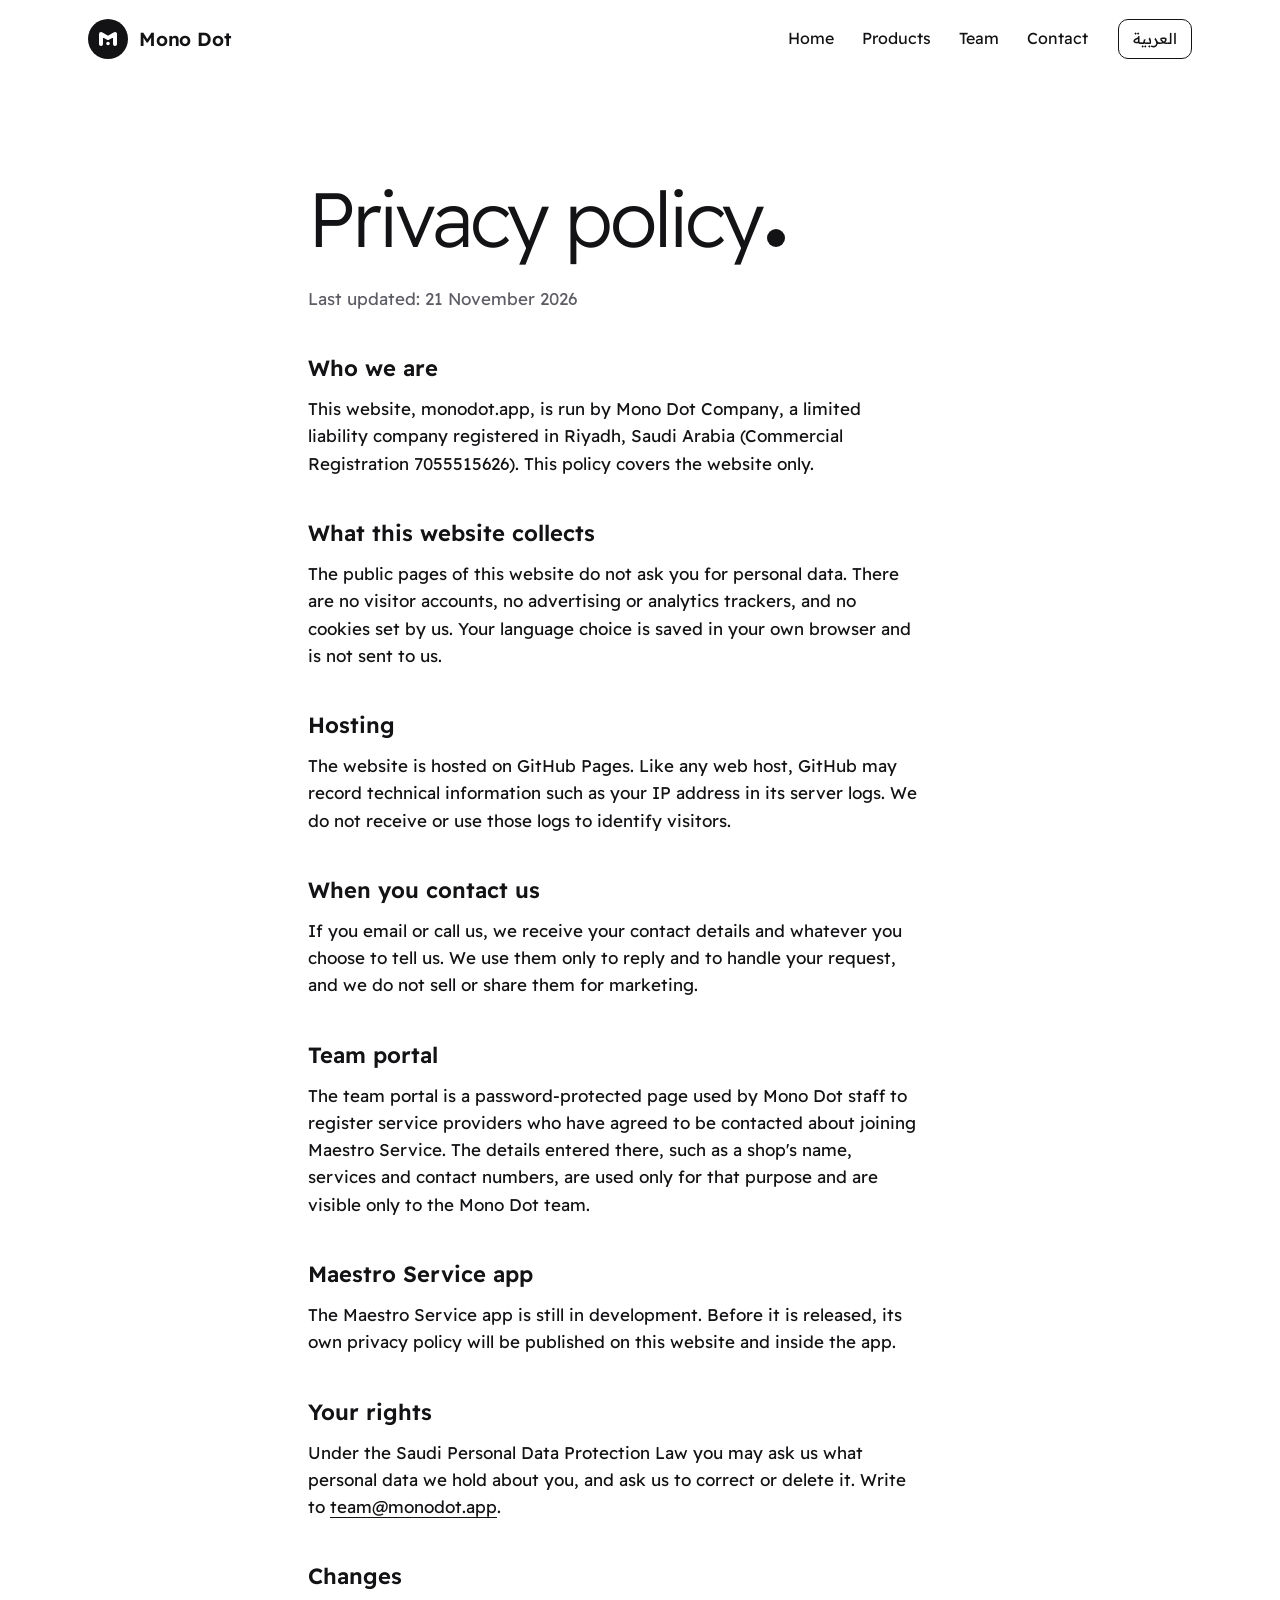
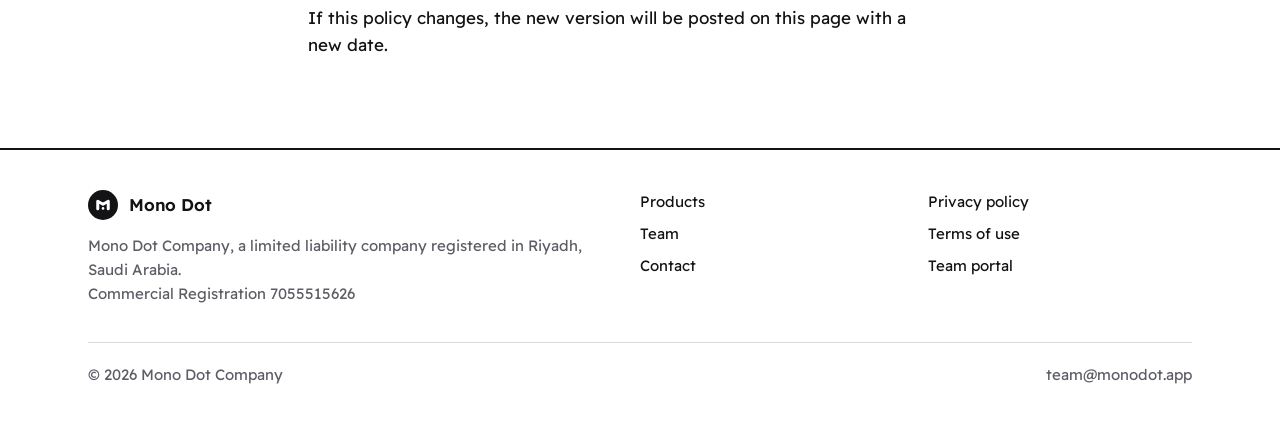
<file: privacy.html>
<!DOCTYPE html>
<html lang="en" dir="ltr" data-l="en">
<head>
<meta charset="utf-8">
<meta name="viewport" content="width=device-width, initial-scale=1">
<title>Privacy policy | Mono Dot Company | سياسة الخصوصية</title>
<meta name="description" content="Privacy policy of the Mono Dot Company website, monodot.app.">
<meta property="og:title" content="Privacy policy | Mono Dot Company | سياسة الخصوصية">
<meta property="og:description" content="Privacy policy of the Mono Dot Company website, monodot.app.">
<meta property="og:type" content="website">
<meta property="og:url" content="https://monodot.app/privacy.html">
<meta property="og:image" content="https://monodot.app/assets/share.png">
<meta name="theme-color" content="#131316">
<link rel="icon" href="assets/favicon.svg" type="image/svg+xml">
<link rel="apple-touch-icon" href="assets/apple-touch-icon.png">
<link rel="preload" href="assets/fonts/readex-pro-latin.woff2" as="font" type="font/woff2" crossorigin>
<link rel="stylesheet" href="assets/site.css">
<script>(function(){var l,m=/[?&]lang=(ar|en)/.exec(location.search);if(m){l=m[1]}else{try{l=localStorage.getItem('md-lang')}catch(e){}}if(l!=='ar'&&l!=='en'){l=(navigator.language||'en').toLowerCase().indexOf('ar')===0?'ar':'en'}var d=document.documentElement;d.lang=l;d.dir=l==='ar'?'rtl':'ltr';d.setAttribute('data-l',l)})();</script>
</head>
<body>
<a class="skip" href="#main"><span class="l-en" lang="en">Skip to content</span><span class="l-ar" lang="ar">انتقل إلى المحتوى</span></a>
<header class="site-head">
  <div class="wrap">
    <a class="brand" href="index.html"><svg viewBox="0 0 160 160" aria-hidden="true" focusable="false"><circle cx="80" cy="80" r="80" fill="#131316"/><polyline points="52,100 52,60 80,76 108,60 108,100" fill="none" stroke="#fff" stroke-width="16" stroke-linecap="round" stroke-linejoin="round"/><circle cx="80" cy="98" r="7" fill="#fff"/></svg><span class="l-en" lang="en">Mono Dot</span><span class="l-ar" lang="ar">مونو دوت</span></a>
    <nav class="nav" aria-label="Main"><a href="index.html"><span class="l-en" lang="en">Home</span><span class="l-ar" lang="ar">الرئيسية</span></a><a href="products.html"><span class="l-en" lang="en">Products</span><span class="l-ar" lang="ar">منتجاتنا</span></a><a href="team.html"><span class="l-en" lang="en">Team</span><span class="l-ar" lang="ar">فريق العمل</span></a><a href="contact.html"><span class="l-en" lang="en">Contact</span><span class="l-ar" lang="ar">تواصل معنا</span></a></nav>
    <button class="lang" type="button" id="lang-toggle"><span class="l-en" lang="en">العربية</span><span class="l-ar" lang="ar">English</span></button>
  </div>
</header>
<main id="main">

<section class="hero hero-page">
  <div class="wrap legal">
    <h1 class="l-en display display-sm" lang="en">Privacy policy<span class="dot" aria-hidden="true"></span></h1>
    <h1 class="l-ar display display-sm" lang="ar">سياسة الخصوصية<span class="dot" aria-hidden="true"></span></h1>
    <div style="margin-top:28px"><p class="l-en muted" lang="en">Last updated: 21 November 2026</p><p class="l-ar muted" lang="ar">آخر تحديث: 21 نوفمبر 2026</p></div>

    <h2 class="l-en" lang="en">Who we are</h2><h2 class="l-ar" lang="ar">من نحن</h2>
    <p class="l-en" lang="en">This website, monodot.app, is run by Mono Dot Company, a limited liability company registered in Riyadh, Saudi Arabia (Commercial Registration 7055515626). This policy covers the website only.</p><p class="l-ar" lang="ar">يدير هذا الموقع monodot.app شركة مونو دوت، وهي شركة ذات مسؤولية محدودة مسجّلة في الرياض، المملكة العربية السعودية (السجل التجاري <span class="ltr">7055515626</span>). تغطي هذه السياسة الموقع فقط.</p>

    <h2 class="l-en" lang="en">What this website collects</h2><h2 class="l-ar" lang="ar">ما الذي يجمعه الموقع</h2>
    <p class="l-en" lang="en">The public pages of this website do not ask you for personal data. There are no visitor accounts, no advertising or analytics trackers, and no cookies set by us. Your language choice is saved in your own browser and is not sent to us.</p><p class="l-ar" lang="ar">الصفحات العامة في هذا الموقع لا تطلب منك بيانات شخصية. لا توجد حسابات للزوار، ولا أدوات تتبّع إعلانية أو تحليلية، ولا ملفات تعريف ارتباط من جهتنا. اختيارك للغة يُحفظ في متصفحك ولا يُرسل إلينا.</p>

    <h2 class="l-en" lang="en">Hosting</h2><h2 class="l-ar" lang="ar">الاستضافة</h2>
    <p class="l-en" lang="en">The website is hosted on GitHub Pages. Like any web host, GitHub may record technical information such as your IP address in its server logs. We do not receive or use those logs to identify visitors.</p><p class="l-ar" lang="ar">الموقع مستضاف على GitHub Pages. وكأي جهة استضافة، قد تسجّل GitHub معلومات تقنية مثل عنوان IP في سجلات خوادمها. نحن لا نستلم هذه السجلات ولا نستخدمها للتعرّف على الزوار.</p>

    <h2 class="l-en" lang="en">When you contact us</h2><h2 class="l-ar" lang="ar">عند تواصلك معنا</h2>
    <p class="l-en" lang="en">If you email or call us, we receive your contact details and whatever you choose to tell us. We use them only to reply and to handle your request, and we do not sell or share them for marketing.</p><p class="l-ar" lang="ar">عند مراسلتنا أو الاتصال بنا نستلم بيانات التواصل الخاصة بك وما تختار إخبارنا به. نستخدمها فقط للرد عليك ومعالجة طلبك، ولا نبيعها ولا نشاركها لأغراض تسويقية.</p>

    <h2 class="l-en" lang="en">Team portal</h2><h2 class="l-ar" lang="ar">بوابة الفريق</h2>
    <p class="l-en" lang="en">The team portal is a password-protected page used by Mono Dot staff to register service providers who have agreed to be contacted about joining Maestro Service. The details entered there, such as a shop's name, services and contact numbers, are used only for that purpose and are visible only to the Mono Dot team.</p><p class="l-ar" lang="ar">بوابة الفريق صفحة محمية بكلمة مرور يستخدمها فريق مونو دوت لتسجيل مزوّدي الخدمات الذين وافقوا على التواصل معهم بشأن الانضمام إلى مايسترو سيرفس. البيانات المدخلة فيها، مثل اسم المحل وخدماته وأرقام التواصل، تُستخدم لهذا الغرض فقط ولا يطّلع عليها إلا فريق مونو دوت.</p>

    <h2 class="l-en" lang="en">Maestro Service app</h2><h2 class="l-ar" lang="ar">تطبيق مايسترو سيرفس</h2>
    <p class="l-en" lang="en">The Maestro Service app is still in development. Before it is released, its own privacy policy will be published on this website and inside the app.</p><p class="l-ar" lang="ar">تطبيق مايسترو سيرفس ما زال قيد التطوير. قبل إصداره ستُنشر سياسة الخصوصية الخاصة به على هذا الموقع وداخل التطبيق.</p>

    <h2 class="l-en" lang="en">Your rights</h2><h2 class="l-ar" lang="ar">حقوقك</h2>
    <p class="l-en" lang="en">Under the Saudi Personal Data Protection Law you may ask us what personal data we hold about you, and ask us to correct or delete it. Write to <a class="ltr" href="mailto:team@monodot.app">team@monodot.app</a>.</p><p class="l-ar" lang="ar">وفق نظام حماية البيانات الشخصية في المملكة العربية السعودية، يحق لك أن تطلب معرفة ما لدينا من بيانات شخصية عنك، وأن تطلب تصحيحها أو حذفها. راسلنا على <a class="ltr" href="mailto:team@monodot.app">team@monodot.app</a>.</p>

    <h2 class="l-en" lang="en">Changes</h2><h2 class="l-ar" lang="ar">التغييرات</h2>
    <p class="l-en" lang="en">If this policy changes, the new version will be posted on this page with a new date.</p><p class="l-ar" lang="ar">إذا تغيّرت هذه السياسة فستُنشر النسخة الجديدة في هذه الصفحة بتاريخ جديد.</p>
  </div>
</section>

</main>
<footer class="site-foot">
  <div class="wrap">
    <div class="cols">
      <div>
        <a class="brand" href="index.html"><svg viewBox="0 0 160 160" aria-hidden="true" focusable="false"><circle cx="80" cy="80" r="80" fill="#131316"/><polyline points="52,100 52,60 80,76 108,60 108,100" fill="none" stroke="#fff" stroke-width="16" stroke-linecap="round" stroke-linejoin="round"/><circle cx="80" cy="98" r="7" fill="#fff"/></svg><span class="l-en" lang="en">Mono Dot</span><span class="l-ar" lang="ar">مونو دوت</span></a>
        <p class="l-en" lang="en">Mono Dot Company, a limited liability company registered in Riyadh, Saudi Arabia.</p><p class="l-ar" lang="ar">شركة مونو دوت، شركة ذات مسؤولية محدودة مسجّلة في الرياض، المملكة العربية السعودية.</p>
        <p class="l-en" lang="en">Commercial Registration <span class="ltr">7055515626</span></p><p class="l-ar" lang="ar">السجل التجاري <span class="ltr">7055515626</span></p>
      </div>
      <ul>
        <li><a href="products.html"><span class="l-en" lang="en">Products</span><span class="l-ar" lang="ar">منتجاتنا</span></a></li>
        <li><a href="team.html"><span class="l-en" lang="en">Team</span><span class="l-ar" lang="ar">فريق العمل</span></a></li>
        <li><a href="contact.html"><span class="l-en" lang="en">Contact</span><span class="l-ar" lang="ar">تواصل معنا</span></a></li>
      </ul>
      <ul>
        <li><a href="privacy.html"><span class="l-en" lang="en">Privacy policy</span><span class="l-ar" lang="ar">سياسة الخصوصية</span></a></li>
        <li><a href="terms.html"><span class="l-en" lang="en">Terms of use</span><span class="l-ar" lang="ar">شروط الاستخدام</span></a></li>
        <li><a href="join.html" rel="nofollow"><span class="l-en" lang="en">Team portal</span><span class="l-ar" lang="ar">بوابة الفريق</span></a></li>
      </ul>
    </div>
    <div class="base">
      <span><span class="l-en" lang="en">© 2026 Mono Dot Company</span><span class="l-ar" lang="ar">© 2026 شركة مونو دوت</span></span>
      <a class="ltr" href="mailto:team@monodot.app">team@monodot.app</a>
    </div>
  </div>
</footer>
<script src="assets/site.js"></script>
</body>
</html>
</file>
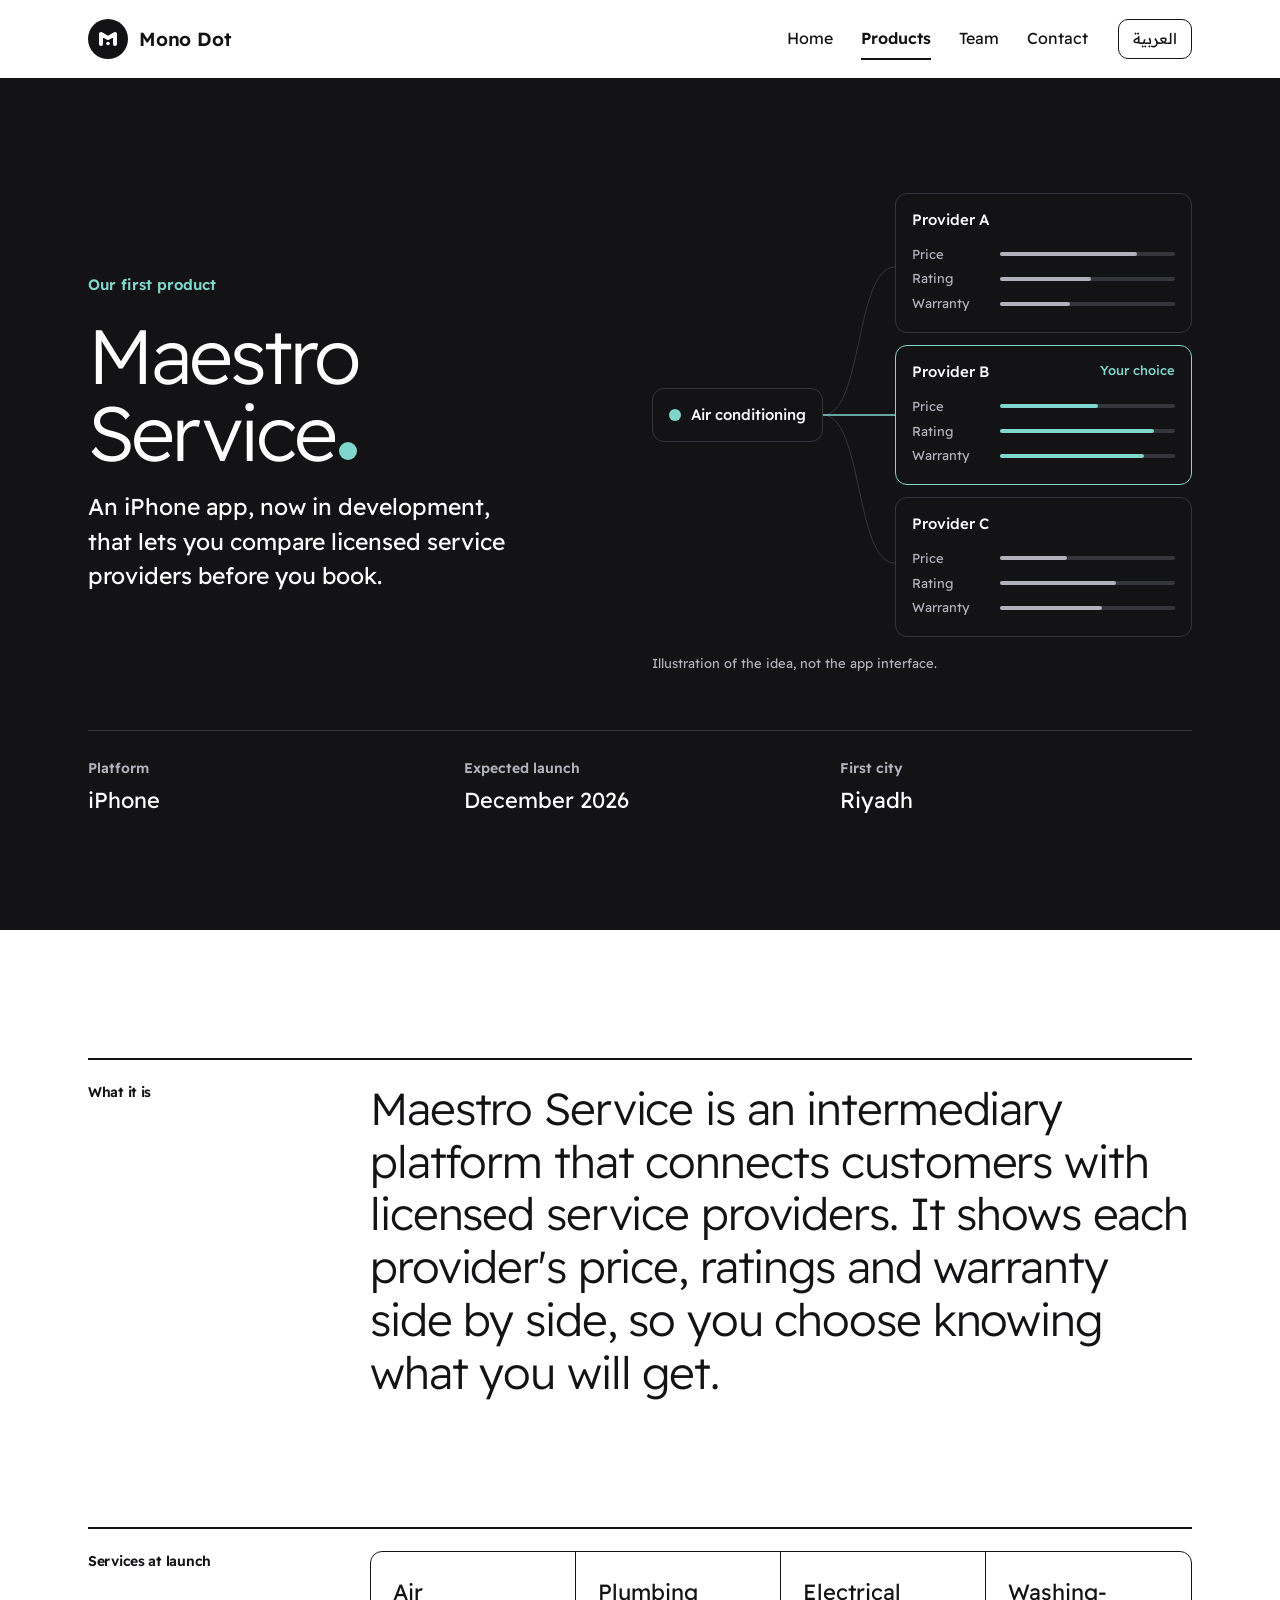
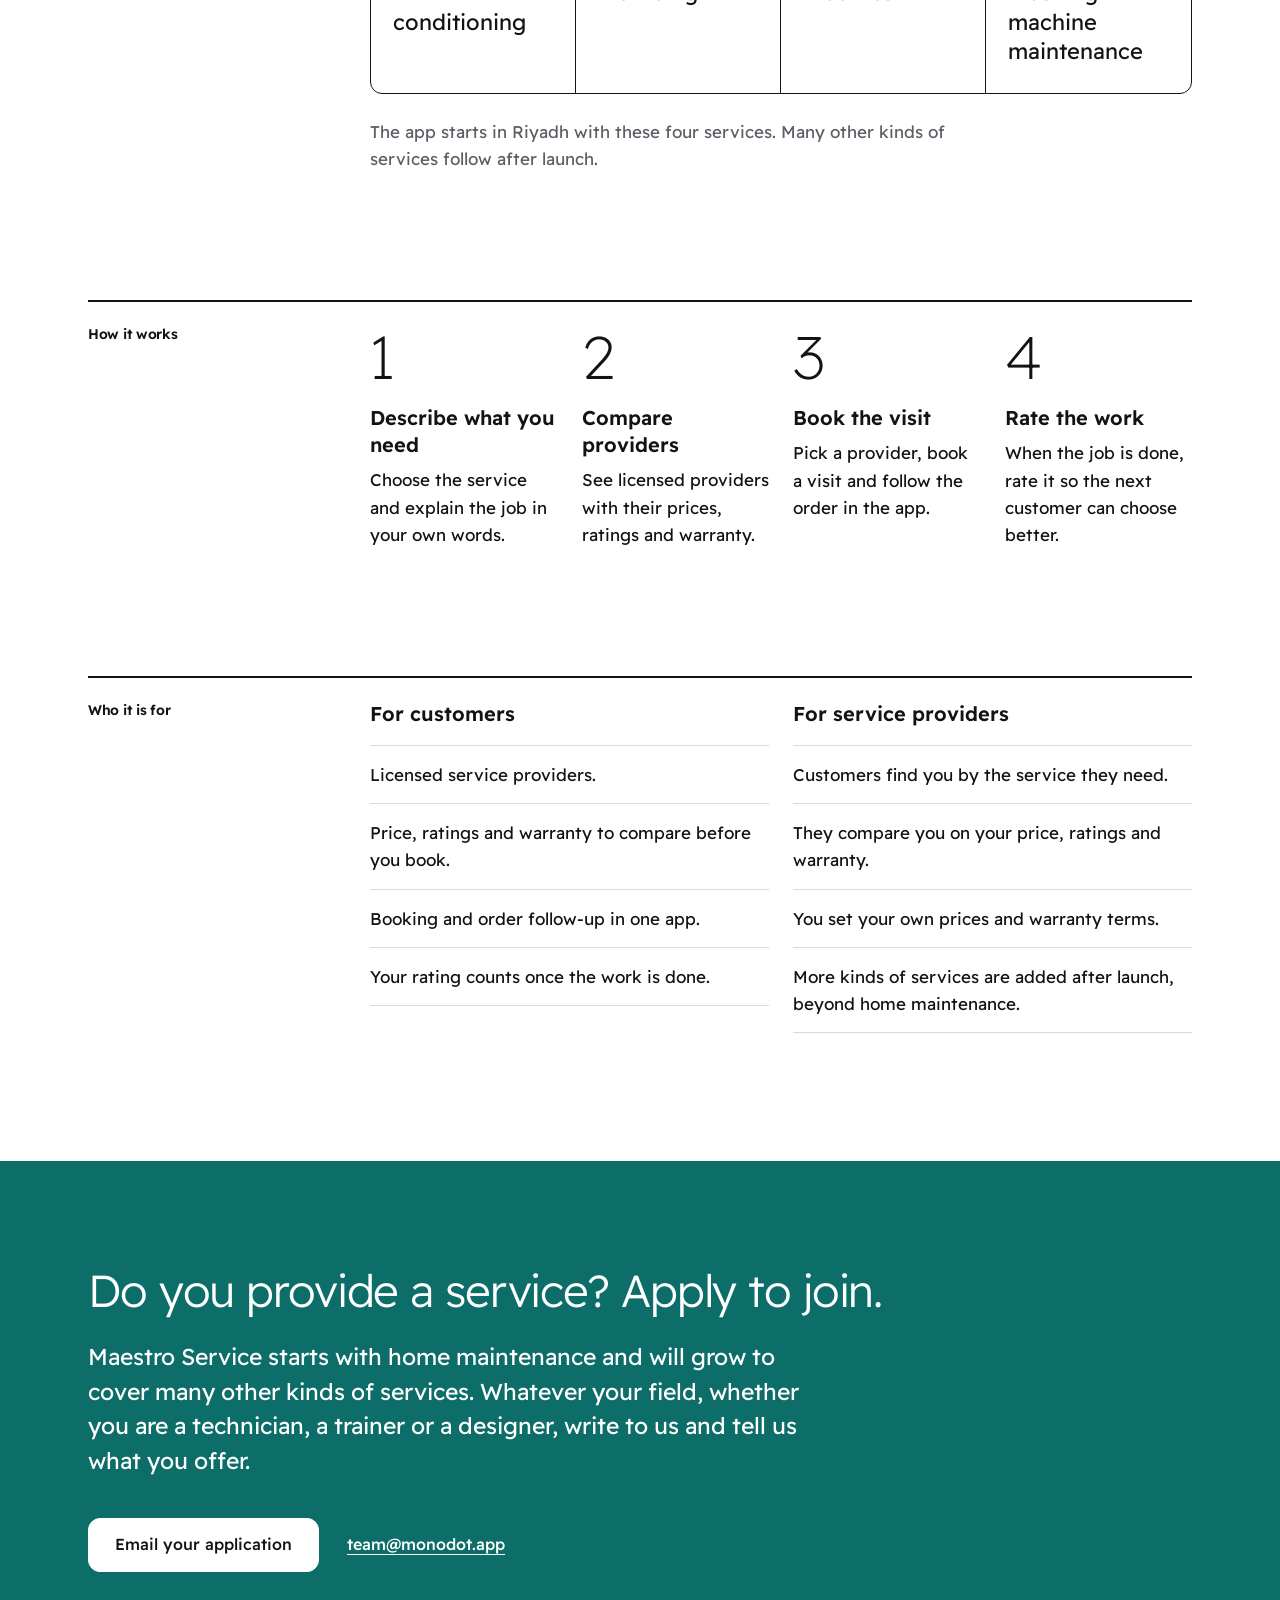
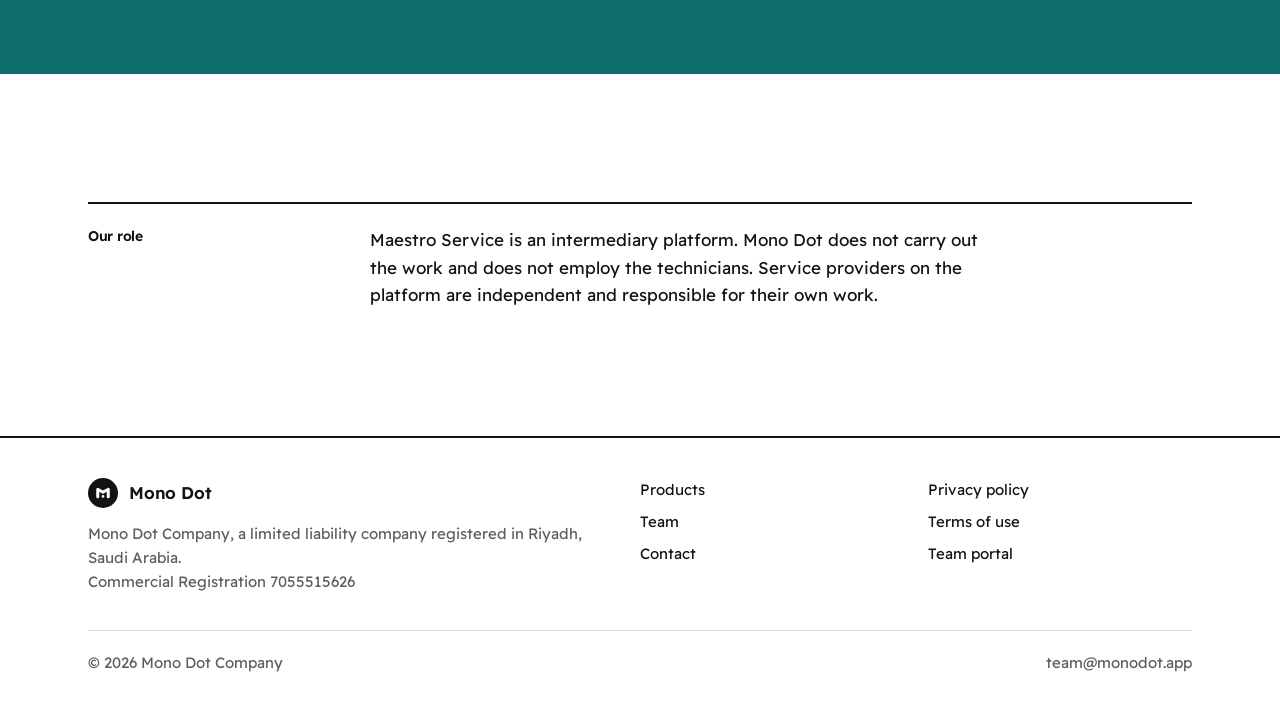
<file: products.html>
<!DOCTYPE html>
<html lang="en" dir="ltr" data-l="en">
<head>
<meta charset="utf-8">
<meta name="viewport" content="width=device-width, initial-scale=1">
<title>Maestro Service | Mono Dot Company | مايسترو سيرفس</title>
<meta name="description" content="Maestro Service by Mono Dot Company: an iPhone app that lets customers compare licensed service providers on price, ratings and warranty, then book. Expected launch: December 2026.">
<meta property="og:title" content="Maestro Service | Mono Dot Company | مايسترو سيرفس">
<meta property="og:description" content="Maestro Service by Mono Dot Company: an iPhone app that lets customers compare licensed service providers on price, ratings and warranty, then book. Expected launch: December 2026.">
<meta property="og:type" content="website">
<meta property="og:url" content="https://monodot.app/products.html">
<meta property="og:image" content="https://monodot.app/assets/share.png">
<meta name="theme-color" content="#131316">
<link rel="icon" href="assets/favicon.svg" type="image/svg+xml">
<link rel="apple-touch-icon" href="assets/apple-touch-icon.png">
<link rel="preload" href="assets/fonts/readex-pro-latin.woff2" as="font" type="font/woff2" crossorigin>
<link rel="stylesheet" href="assets/site.css">
<script>(function(){var l,m=/[?&]lang=(ar|en)/.exec(location.search);if(m){l=m[1]}else{try{l=localStorage.getItem('md-lang')}catch(e){}}if(l!=='ar'&&l!=='en'){l=(navigator.language||'en').toLowerCase().indexOf('ar')===0?'ar':'en'}var d=document.documentElement;d.lang=l;d.dir=l==='ar'?'rtl':'ltr';d.setAttribute('data-l',l)})();</script>
</head>
<body>
<a class="skip" href="#main"><span class="l-en" lang="en">Skip to content</span><span class="l-ar" lang="ar">انتقل إلى المحتوى</span></a>
<header class="site-head">
  <div class="wrap">
    <a class="brand" href="index.html"><svg viewBox="0 0 160 160" aria-hidden="true" focusable="false"><circle cx="80" cy="80" r="80" fill="#131316"/><polyline points="52,100 52,60 80,76 108,60 108,100" fill="none" stroke="#fff" stroke-width="16" stroke-linecap="round" stroke-linejoin="round"/><circle cx="80" cy="98" r="7" fill="#fff"/></svg><span class="l-en" lang="en">Mono Dot</span><span class="l-ar" lang="ar">مونو دوت</span></a>
    <nav class="nav" aria-label="Main"><a href="index.html"><span class="l-en" lang="en">Home</span><span class="l-ar" lang="ar">الرئيسية</span></a><a href="products.html" aria-current="page"><span class="l-en" lang="en">Products</span><span class="l-ar" lang="ar">منتجاتنا</span></a><a href="team.html"><span class="l-en" lang="en">Team</span><span class="l-ar" lang="ar">فريق العمل</span></a><a href="contact.html"><span class="l-en" lang="en">Contact</span><span class="l-ar" lang="ar">تواصل معنا</span></a></nav>
    <button class="lang" type="button" id="lang-toggle"><span class="l-en" lang="en">العربية</span><span class="l-ar" lang="ar">English</span></button>
  </div>
</header>
<main id="main">

<section class="ink">
  <div class="wrap">
    <div class="band">
      <div class="text stack">
        <p class="l-en product-label" lang="en">Our first product</p><p class="l-ar product-label" lang="ar">منتجنا الأول</p>
        <h1 class="l-en display display-sm" lang="en">Maestro Service<span class="dot dot-maestro" aria-hidden="true"></span></h1>
        <h1 class="l-ar display display-sm" lang="ar">مايسترو سيرفس<span class="dot dot-maestro" aria-hidden="true"></span></h1>
        <p class="l-en lead" lang="en">An iPhone app, now in development, that lets you compare licensed service providers before you book.</p><p class="l-ar lead" lang="ar">تطبيق لأجهزة iPhone قيد التطوير حاليًا، يتيح لك المقارنة بين مزوّدي الخدمات المرخّصين قبل أن تحجز.</p>
      </div>
      <figure class="viz-wrap" role="img" aria-label="Illustration: one request, three provider offers, one choice">
  <div class="viz">
    <div class="viz-req"><span class="l-en" lang="en">Air conditioning</span><span class="l-ar" lang="ar">المكيفات</span></div>
    <svg viewBox="0 0 72 300" preserveAspectRatio="none" aria-hidden="true">
      <path d="M0,150 C40,150 32,50 72,50" fill="none" stroke="#35353d" stroke-width="1" vector-effect="non-scaling-stroke"/>
      <path d="M0,150 C40,150 32,250 72,250" fill="none" stroke="#35353d" stroke-width="1" vector-effect="non-scaling-stroke"/>
      <path d="M0,150 L72,150" fill="none" stroke="#7fd6cd" stroke-width="1.5" vector-effect="non-scaling-stroke"/>
    </svg>
    <div class="viz-cards">
      <div class="viz-card"><h4><span class="l-en" lang="en">Provider A</span><span class="l-ar" lang="ar">المزوّد أ</span></h4><div class="vrow"><span><span class="l-en" lang="en">Price</span><span class="l-ar" lang="ar">السعر</span></span><i style="--w:78%"></i></div><div class="vrow"><span><span class="l-en" lang="en">Rating</span><span class="l-ar" lang="ar">التقييم</span></span><i style="--w:52%"></i></div><div class="vrow"><span><span class="l-en" lang="en">Warranty</span><span class="l-ar" lang="ar">الضمان</span></span><i style="--w:40%"></i></div></div>
      <div class="viz-card on"><h4><span class="l-en" lang="en">Provider B</span><span class="l-ar" lang="ar">المزوّد ب</span><small><span class="l-en" lang="en">Your choice</span><span class="l-ar" lang="ar">اختيارك</span></small></h4><div class="vrow"><span><span class="l-en" lang="en">Price</span><span class="l-ar" lang="ar">السعر</span></span><i style="--w:56%"></i></div><div class="vrow"><span><span class="l-en" lang="en">Rating</span><span class="l-ar" lang="ar">التقييم</span></span><i style="--w:88%"></i></div><div class="vrow"><span><span class="l-en" lang="en">Warranty</span><span class="l-ar" lang="ar">الضمان</span></span><i style="--w:82%"></i></div></div>
      <div class="viz-card"><h4><span class="l-en" lang="en">Provider C</span><span class="l-ar" lang="ar">المزوّد ج</span></h4><div class="vrow"><span><span class="l-en" lang="en">Price</span><span class="l-ar" lang="ar">السعر</span></span><i style="--w:38%"></i></div><div class="vrow"><span><span class="l-en" lang="en">Rating</span><span class="l-ar" lang="ar">التقييم</span></span><i style="--w:66%"></i></div><div class="vrow"><span><span class="l-en" lang="en">Warranty</span><span class="l-ar" lang="ar">الضمان</span></span><i style="--w:58%"></i></div></div>
    </div>
  </div>
  <figcaption class="viz-cap"><span class="l-en" lang="en">Illustration of the idea, not the app interface.</span><span class="l-ar" lang="ar">رسم توضيحي للفكرة، وليس واجهة التطبيق.</span></figcaption>
</figure>
    </div>
    <dl class="specs specs-3">
      <div><dt><span class="l-en" lang="en">Platform</span><span class="l-ar" lang="ar">المنصة</span></dt><dd>iPhone</dd></div>
      <div><dt><span class="l-en" lang="en">Expected launch</span><span class="l-ar" lang="ar">الإطلاق المتوقع</span></dt><dd><span class="l-en" lang="en">December 2026</span><span class="l-ar" lang="ar">ديسمبر 2026</span></dd></div>
      <div><dt><span class="l-en" lang="en">First city</span><span class="l-ar" lang="ar">المدينة الأولى</span></dt><dd><span class="l-en" lang="en">Riyadh</span><span class="l-ar" lang="ar">الرياض</span></dd></div>
    </dl>
  </div>
</section>

<section class="sec"><div class="wrap"><div class="grid ruled"><h2 class="l-en label" lang="en">What it is</h2><h2 class="l-ar label" lang="ar">ما هو</h2><div class="content"><p class="l-en statement" lang="en">Maestro Service is an intermediary platform that connects customers with licensed service providers. It shows each provider's price, ratings and warranty side by side, so you choose knowing what you will get.</p><p class="l-ar statement" lang="ar">مايسترو سيرفس منصة وسيطة تجمع العملاء بمزوّدي الخدمات المرخّصين. تعرض لك سعر كل مزوّد وتقييماته وضمانه جنبًا إلى جنب، فتختار وأنت تعرف ما ستحصل عليه.</p></div></div></div></section>

<section class="sec"><div class="wrap"><div class="grid ruled"><h2 class="l-en label" lang="en">Services at launch</h2><h2 class="l-ar label" lang="ar">الخدمات عند الإطلاق</h2><div class="content"><ul class="cells">
  <li><span class="l-en" lang="en">Air conditioning</span><span class="l-ar" lang="ar">المكيفات</span></li>
  <li><span class="l-en" lang="en">Plumbing</span><span class="l-ar" lang="ar">السباكة</span></li>
  <li><span class="l-en" lang="en">Electrical</span><span class="l-ar" lang="ar">الكهرباء</span></li>
  <li><span class="l-en" lang="en">Washing-machine maintenance</span><span class="l-ar" lang="ar">صيانة الغسالات</span></li>
</ul><div style="margin-top:24px"><p class="l-en muted" lang="en">The app starts in Riyadh with these four services. Many other kinds of services follow after launch.</p><p class="l-ar muted" lang="ar">يبدأ التطبيق في الرياض بهذه الخدمات الأربع، ثم تُضاف بعد الإطلاق أنواع كثيرة أخرى من الخدمات.</p></div></div></div></div></section>

<section class="sec"><div class="wrap"><div class="grid ruled"><h2 class="l-en label" lang="en">How it works</h2><h2 class="l-ar label" lang="ar">كيف يعمل</h2><div class="content"><ol class="steps"><li><h3 class="l-en" lang="en">Describe what you need</h3><h3 class="l-ar" lang="ar">صِف ما تحتاجه</h3><p class="l-en" lang="en">Choose the service and explain the job in your own words.</p><p class="l-ar" lang="ar">اختر الخدمة واشرح المطلوب بكلماتك.</p></li><li><h3 class="l-en" lang="en">Compare providers</h3><h3 class="l-ar" lang="ar">قارن بين المزوّدين</h3><p class="l-en" lang="en">See licensed providers with their prices, ratings and warranty.</p><p class="l-ar" lang="ar">اطّلع على المزوّدين المرخّصين وأسعارهم وتقييماتهم وضمانهم.</p></li><li><h3 class="l-en" lang="en">Book the visit</h3><h3 class="l-ar" lang="ar">احجز الزيارة</h3><p class="l-en" lang="en">Pick a provider, book a visit and follow the order in the app.</p><p class="l-ar" lang="ar">اختر المزوّد واحجز الزيارة، ثم تابع طلبك في التطبيق.</p></li><li><h3 class="l-en" lang="en">Rate the work</h3><h3 class="l-ar" lang="ar">قيّم العمل</h3><p class="l-en" lang="en">When the job is done, rate it so the next customer can choose better.</p><p class="l-ar" lang="ar">بعد انتهاء العمل قيّمه، ليستفيد العميل الذي بعدك من تجربتك.</p></li></ol></div></div></div></section>

<section class="sec"><div class="wrap"><div class="grid ruled"><h2 class="l-en label" lang="en">Who it is for</h2><h2 class="l-ar label" lang="ar">لمن</h2><div class="content"><div class="pair">
  <div><h3 class="l-en" lang="en">For customers</h3><h3 class="l-ar" lang="ar">للعملاء</h3><ul class="lines"><li><span class="l-en" lang="en">Licensed service providers.</span><span class="l-ar" lang="ar">مزوّدو خدمات مرخّصون.</span></li><li><span class="l-en" lang="en">Price, ratings and warranty to compare before you book.</span><span class="l-ar" lang="ar">السعر والتقييم والضمان أمامك للمقارنة قبل الحجز.</span></li><li><span class="l-en" lang="en">Booking and order follow-up in one app.</span><span class="l-ar" lang="ar">الحجز ومتابعة الطلب في تطبيق واحد.</span></li><li><span class="l-en" lang="en">Your rating counts once the work is done.</span><span class="l-ar" lang="ar">تقييمك محسوب بعد انتهاء العمل.</span></li></ul></div>
  <div><h3 class="l-en" lang="en">For service providers</h3><h3 class="l-ar" lang="ar">لمزوّدي الخدمات</h3><ul class="lines"><li><span class="l-en" lang="en">Customers find you by the service they need.</span><span class="l-ar" lang="ar">يصل إليك العملاء من خلال الخدمة التي يبحثون عنها.</span></li><li><span class="l-en" lang="en">They compare you on your price, ratings and warranty.</span><span class="l-ar" lang="ar">يقارنونك بغيرك في السعر والتقييم والضمان.</span></li><li><span class="l-en" lang="en">You set your own prices and warranty terms.</span><span class="l-ar" lang="ar">أنت من يحدّد أسعارك وشروط ضمانك.</span></li><li><span class="l-en" lang="en">More kinds of services are added after launch, beyond home maintenance.</span><span class="l-ar" lang="ar">تُضاف بعد الإطلاق أنواع أخرى من الخدمات، ولا تقتصر على الصيانة المنزلية.</span></li></ul></div>
</div></div></div></div></section>

<section class="invite">
  <div class="wrap">
    <h2 class="l-en statement" lang="en">Do you provide a service? Apply to join.</h2><h2 class="l-ar statement" lang="ar">تقدّم خدمة؟ قدّم طلب انضمامك.</h2>
    <p class="l-en lead" lang="en">Maestro Service starts with home maintenance and will grow to cover many other kinds of services. Whatever your field, whether you are a technician, a trainer or a designer, write to us and tell us what you offer.</p><p class="l-ar lead" lang="ar">يبدأ مايسترو سيرفس بالصيانة المنزلية ثم يتوسّع ليشمل أنواعًا كثيرة من الخدمات. أيًّا كان مجالك، فنيًّا كنت أو مدرّبًا أو مصمّمًا، راسلنا وأخبرنا بما تقدّمه.</p>
    <div class="actions">
      <a class="btn" href="mailto:team@monodot.app?subject=Maestro%20Service%20provider%20application"><span class="l-en" lang="en">Email your application</span><span class="l-ar" lang="ar">أرسل طلبك بالبريد</span></a>
      <a class="tlink ltr" href="mailto:team@monodot.app">team@monodot.app</a>
    </div>
  </div>
</section>

<section class="sec"><div class="wrap"><div class="grid ruled"><h2 class="l-en label" lang="en">Our role</h2><h2 class="l-ar label" lang="ar">دورنا</h2><div class="content"><p class="l-en" lang="en">Maestro Service is an intermediary platform. Mono Dot does not carry out the work and does not employ the technicians. Service providers on the platform are independent and responsible for their own work.</p><p class="l-ar" lang="ar">مايسترو سيرفس منصة وسيطة. مونو دوت لا تنفّذ الأعمال بنفسها ولا توظّف الفنيين. مزوّدو الخدمات على المنصة مستقلون ومسؤولون عن أعمالهم.</p></div></div></div></section>

</main>
<footer class="site-foot">
  <div class="wrap">
    <div class="cols">
      <div>
        <a class="brand" href="index.html"><svg viewBox="0 0 160 160" aria-hidden="true" focusable="false"><circle cx="80" cy="80" r="80" fill="#131316"/><polyline points="52,100 52,60 80,76 108,60 108,100" fill="none" stroke="#fff" stroke-width="16" stroke-linecap="round" stroke-linejoin="round"/><circle cx="80" cy="98" r="7" fill="#fff"/></svg><span class="l-en" lang="en">Mono Dot</span><span class="l-ar" lang="ar">مونو دوت</span></a>
        <p class="l-en" lang="en">Mono Dot Company, a limited liability company registered in Riyadh, Saudi Arabia.</p><p class="l-ar" lang="ar">شركة مونو دوت، شركة ذات مسؤولية محدودة مسجّلة في الرياض، المملكة العربية السعودية.</p>
        <p class="l-en" lang="en">Commercial Registration <span class="ltr">7055515626</span></p><p class="l-ar" lang="ar">السجل التجاري <span class="ltr">7055515626</span></p>
      </div>
      <ul>
        <li><a href="products.html"><span class="l-en" lang="en">Products</span><span class="l-ar" lang="ar">منتجاتنا</span></a></li>
        <li><a href="team.html"><span class="l-en" lang="en">Team</span><span class="l-ar" lang="ar">فريق العمل</span></a></li>
        <li><a href="contact.html"><span class="l-en" lang="en">Contact</span><span class="l-ar" lang="ar">تواصل معنا</span></a></li>
      </ul>
      <ul>
        <li><a href="privacy.html"><span class="l-en" lang="en">Privacy policy</span><span class="l-ar" lang="ar">سياسة الخصوصية</span></a></li>
        <li><a href="terms.html"><span class="l-en" lang="en">Terms of use</span><span class="l-ar" lang="ar">شروط الاستخدام</span></a></li>
        <li><a href="join.html" rel="nofollow"><span class="l-en" lang="en">Team portal</span><span class="l-ar" lang="ar">بوابة الفريق</span></a></li>
      </ul>
    </div>
    <div class="base">
      <span><span class="l-en" lang="en">© 2026 Mono Dot Company</span><span class="l-ar" lang="ar">© 2026 شركة مونو دوت</span></span>
      <a class="ltr" href="mailto:team@monodot.app">team@monodot.app</a>
    </div>
  </div>
</footer>
<script src="assets/site.js"></script>
</body>
</html>
</file>
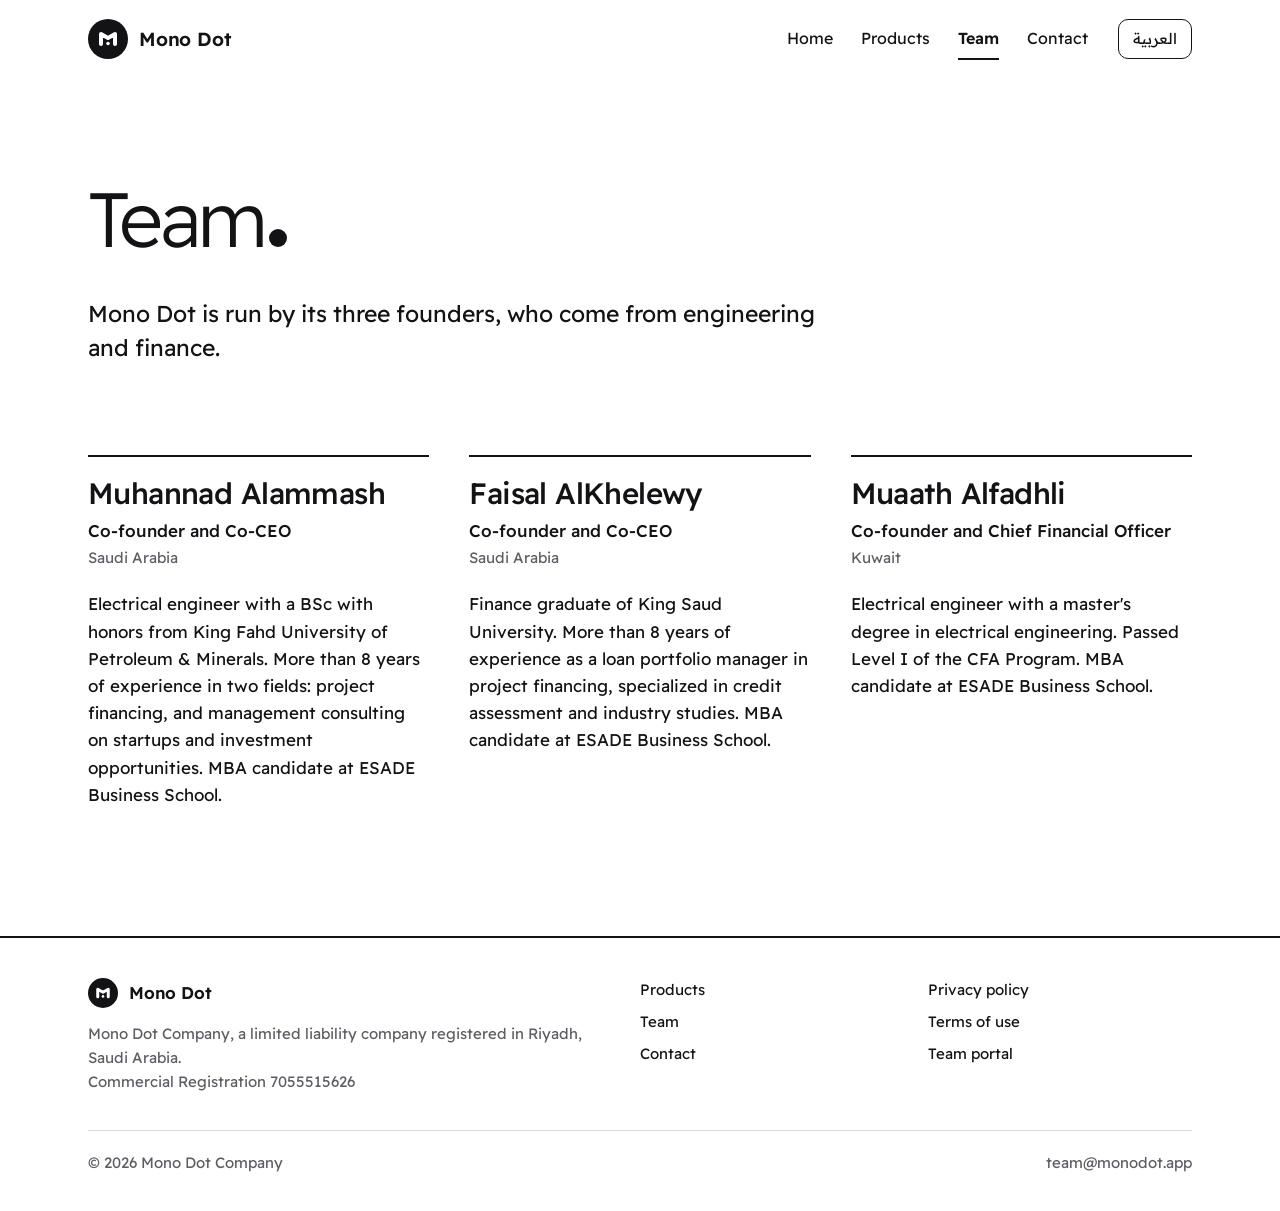
<file: team.html>
<!DOCTYPE html>
<html lang="en" dir="ltr" data-l="en">
<head>
<meta charset="utf-8">
<meta name="viewport" content="width=device-width, initial-scale=1">
<title>Team | Mono Dot Company | فريق العمل</title>
<meta name="description" content="The three founders who run Mono Dot Company, Riyadh, Saudi Arabia.">
<meta property="og:title" content="Team | Mono Dot Company | فريق العمل">
<meta property="og:description" content="The three founders who run Mono Dot Company, Riyadh, Saudi Arabia.">
<meta property="og:type" content="website">
<meta property="og:url" content="https://monodot.app/team.html">
<meta property="og:image" content="https://monodot.app/assets/share.png">
<meta name="theme-color" content="#131316">
<link rel="icon" href="assets/favicon.svg" type="image/svg+xml">
<link rel="apple-touch-icon" href="assets/apple-touch-icon.png">
<link rel="preload" href="assets/fonts/readex-pro-latin.woff2" as="font" type="font/woff2" crossorigin>
<link rel="stylesheet" href="assets/site.css">
<script>(function(){var l,m=/[?&]lang=(ar|en)/.exec(location.search);if(m){l=m[1]}else{try{l=localStorage.getItem('md-lang')}catch(e){}}if(l!=='ar'&&l!=='en'){l=(navigator.language||'en').toLowerCase().indexOf('ar')===0?'ar':'en'}var d=document.documentElement;d.lang=l;d.dir=l==='ar'?'rtl':'ltr';d.setAttribute('data-l',l)})();</script>
</head>
<body>
<a class="skip" href="#main"><span class="l-en" lang="en">Skip to content</span><span class="l-ar" lang="ar">انتقل إلى المحتوى</span></a>
<header class="site-head">
  <div class="wrap">
    <a class="brand" href="index.html"><svg viewBox="0 0 160 160" aria-hidden="true" focusable="false"><circle cx="80" cy="80" r="80" fill="#131316"/><polyline points="52,100 52,60 80,76 108,60 108,100" fill="none" stroke="#fff" stroke-width="16" stroke-linecap="round" stroke-linejoin="round"/><circle cx="80" cy="98" r="7" fill="#fff"/></svg><span class="l-en" lang="en">Mono Dot</span><span class="l-ar" lang="ar">مونو دوت</span></a>
    <nav class="nav" aria-label="Main"><a href="index.html"><span class="l-en" lang="en">Home</span><span class="l-ar" lang="ar">الرئيسية</span></a><a href="products.html"><span class="l-en" lang="en">Products</span><span class="l-ar" lang="ar">منتجاتنا</span></a><a href="team.html" aria-current="page"><span class="l-en" lang="en">Team</span><span class="l-ar" lang="ar">فريق العمل</span></a><a href="contact.html"><span class="l-en" lang="en">Contact</span><span class="l-ar" lang="ar">تواصل معنا</span></a></nav>
    <button class="lang" type="button" id="lang-toggle"><span class="l-en" lang="en">العربية</span><span class="l-ar" lang="ar">English</span></button>
  </div>
</header>
<main id="main">

<section class="hero hero-page">
  <div class="wrap">
    <h1 class="l-en display display-sm" lang="en">Team<span class="dot" aria-hidden="true"></span></h1>
    <h1 class="l-ar display display-sm" lang="ar">فريق العمل<span class="dot" aria-hidden="true"></span></h1>
    <p class="l-en lead" lang="en">Mono Dot is run by its three founders, who come from engineering and finance.</p><p class="l-ar lead" lang="ar">يدير مونو دوت مؤسسوها الثلاثة، وقد جاؤوا من الهندسة والمالية.</p>
  </div>
</section>
<section class="sec">
  <div class="wrap">
    <ul class="people"><li class="person"><h2 class="l-en" lang="en">Muhannad Alammash</h2><h2 class="l-ar" lang="ar">مهند العماش</h2><p class="l-en role" lang="en">Co-founder and Co-CEO</p><p class="l-ar role" lang="ar">شريك مؤسس ورئيس تنفيذي مشارك</p><p class="l-en place" lang="en">Saudi Arabia</p><p class="l-ar place" lang="ar">السعودية</p><p class="l-en bio" lang="en">Electrical engineer with a BSc with honors from King Fahd University of Petroleum &amp; Minerals. More than 8 years of experience in two fields: project financing, and management consulting on startups and investment opportunities. MBA candidate at ESADE Business School.</p><p class="l-ar bio" lang="ar">مهندس كهربائي حاصل على البكالوريوس مع مرتبة الشرف من جامعة الملك فهد للبترول والمعادن. خبرة تزيد على 8 سنوات في مجالين: تمويل المشاريع، والاستشارات الإدارية للشركات الناشئة والفرص الاستثمارية. مرشّح لنيل ماجستير إدارة الأعمال من كلية إيسادي للأعمال.</p></li><li class="person"><h2 class="l-en" lang="en">Faisal AlKhelewy</h2><h2 class="l-ar" lang="ar">فيصل الخليوي</h2><p class="l-en role" lang="en">Co-founder and Co-CEO</p><p class="l-ar role" lang="ar">شريك مؤسس ورئيس تنفيذي مشارك</p><p class="l-en place" lang="en">Saudi Arabia</p><p class="l-ar place" lang="ar">السعودية</p><p class="l-en bio" lang="en">Finance graduate of King Saud University. More than 8 years of experience as a loan portfolio manager in project financing, specialized in credit assessment and industry studies. MBA candidate at ESADE Business School.</p><p class="l-ar bio" lang="ar">خريج تخصص المالية من جامعة الملك سعود. خبرة تزيد على 8 سنوات مديرًا لمحافظ القروض في تمويل المشاريع، متخصصًا في التقييم الائتماني ودراسات القطاعات. مرشّح لنيل ماجستير إدارة الأعمال من كلية إيسادي للأعمال.</p></li><li class="person"><h2 class="l-en" lang="en">Muaath Alfadhli</h2><h2 class="l-ar" lang="ar">معاذ الفضلي</h2><p class="l-en role" lang="en">Co-founder and Chief Financial Officer</p><p class="l-ar role" lang="ar">شريك مؤسس ومدير مالي</p><p class="l-en place" lang="en">Kuwait</p><p class="l-ar place" lang="ar">الكويت</p><p class="l-en bio" lang="en">Electrical engineer with a master's degree in electrical engineering. Passed Level I of the CFA Program. MBA candidate at ESADE Business School.</p><p class="l-ar bio" lang="ar">مهندس كهربائي حاصل على الماجستير في الهندسة الكهربائية. اجتاز المستوى الأول من برنامج المحلل المالي المعتمد (CFA). مرشّح لنيل ماجستير إدارة الأعمال من كلية إيسادي للأعمال.</p></li></ul>
  </div>
</section>

</main>
<footer class="site-foot">
  <div class="wrap">
    <div class="cols">
      <div>
        <a class="brand" href="index.html"><svg viewBox="0 0 160 160" aria-hidden="true" focusable="false"><circle cx="80" cy="80" r="80" fill="#131316"/><polyline points="52,100 52,60 80,76 108,60 108,100" fill="none" stroke="#fff" stroke-width="16" stroke-linecap="round" stroke-linejoin="round"/><circle cx="80" cy="98" r="7" fill="#fff"/></svg><span class="l-en" lang="en">Mono Dot</span><span class="l-ar" lang="ar">مونو دوت</span></a>
        <p class="l-en" lang="en">Mono Dot Company, a limited liability company registered in Riyadh, Saudi Arabia.</p><p class="l-ar" lang="ar">شركة مونو دوت، شركة ذات مسؤولية محدودة مسجّلة في الرياض، المملكة العربية السعودية.</p>
        <p class="l-en" lang="en">Commercial Registration <span class="ltr">7055515626</span></p><p class="l-ar" lang="ar">السجل التجاري <span class="ltr">7055515626</span></p>
      </div>
      <ul>
        <li><a href="products.html"><span class="l-en" lang="en">Products</span><span class="l-ar" lang="ar">منتجاتنا</span></a></li>
        <li><a href="team.html"><span class="l-en" lang="en">Team</span><span class="l-ar" lang="ar">فريق العمل</span></a></li>
        <li><a href="contact.html"><span class="l-en" lang="en">Contact</span><span class="l-ar" lang="ar">تواصل معنا</span></a></li>
      </ul>
      <ul>
        <li><a href="privacy.html"><span class="l-en" lang="en">Privacy policy</span><span class="l-ar" lang="ar">سياسة الخصوصية</span></a></li>
        <li><a href="terms.html"><span class="l-en" lang="en">Terms of use</span><span class="l-ar" lang="ar">شروط الاستخدام</span></a></li>
        <li><a href="join.html" rel="nofollow"><span class="l-en" lang="en">Team portal</span><span class="l-ar" lang="ar">بوابة الفريق</span></a></li>
      </ul>
    </div>
    <div class="base">
      <span><span class="l-en" lang="en">© 2026 Mono Dot Company</span><span class="l-ar" lang="ar">© 2026 شركة مونو دوت</span></span>
      <a class="ltr" href="mailto:team@monodot.app">team@monodot.app</a>
    </div>
  </div>
</footer>
<script src="assets/site.js"></script>
</body>
</html>
</file>
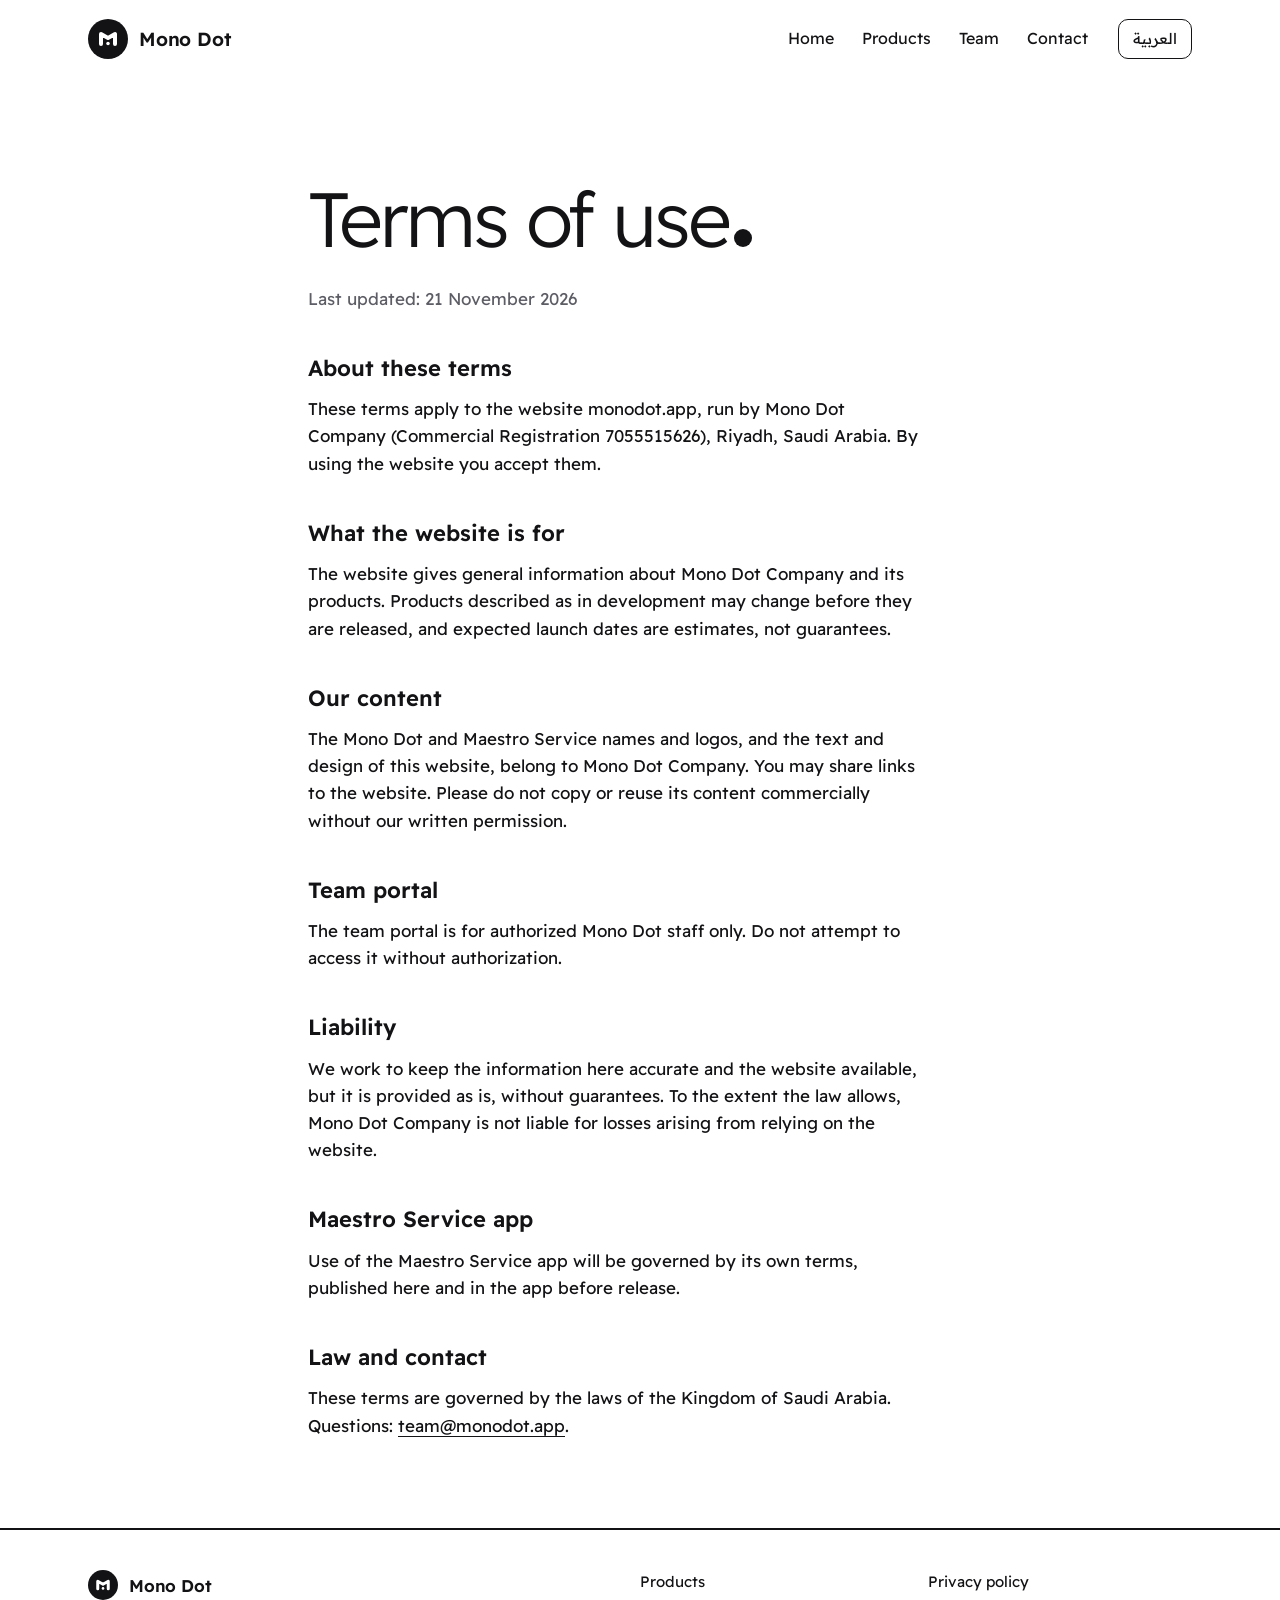
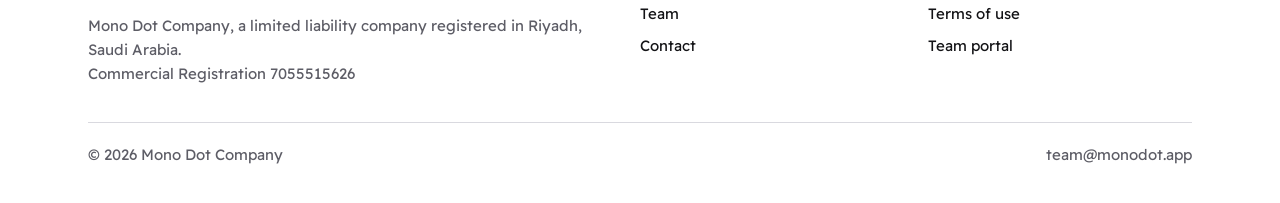
<file: terms.html>
<!DOCTYPE html>
<html lang="en" dir="ltr" data-l="en">
<head>
<meta charset="utf-8">
<meta name="viewport" content="width=device-width, initial-scale=1">
<title>Terms of use | Mono Dot Company | شروط الاستخدام</title>
<meta name="description" content="Terms of use of the Mono Dot Company website, monodot.app.">
<meta property="og:title" content="Terms of use | Mono Dot Company | شروط الاستخدام">
<meta property="og:description" content="Terms of use of the Mono Dot Company website, monodot.app.">
<meta property="og:type" content="website">
<meta property="og:url" content="https://monodot.app/terms.html">
<meta property="og:image" content="https://monodot.app/assets/share.png">
<meta name="theme-color" content="#131316">
<link rel="icon" href="assets/favicon.svg" type="image/svg+xml">
<link rel="apple-touch-icon" href="assets/apple-touch-icon.png">
<link rel="preload" href="assets/fonts/readex-pro-latin.woff2" as="font" type="font/woff2" crossorigin>
<link rel="stylesheet" href="assets/site.css">
<script>(function(){var l,m=/[?&]lang=(ar|en)/.exec(location.search);if(m){l=m[1]}else{try{l=localStorage.getItem('md-lang')}catch(e){}}if(l!=='ar'&&l!=='en'){l=(navigator.language||'en').toLowerCase().indexOf('ar')===0?'ar':'en'}var d=document.documentElement;d.lang=l;d.dir=l==='ar'?'rtl':'ltr';d.setAttribute('data-l',l)})();</script>
</head>
<body>
<a class="skip" href="#main"><span class="l-en" lang="en">Skip to content</span><span class="l-ar" lang="ar">انتقل إلى المحتوى</span></a>
<header class="site-head">
  <div class="wrap">
    <a class="brand" href="index.html"><svg viewBox="0 0 160 160" aria-hidden="true" focusable="false"><circle cx="80" cy="80" r="80" fill="#131316"/><polyline points="52,100 52,60 80,76 108,60 108,100" fill="none" stroke="#fff" stroke-width="16" stroke-linecap="round" stroke-linejoin="round"/><circle cx="80" cy="98" r="7" fill="#fff"/></svg><span class="l-en" lang="en">Mono Dot</span><span class="l-ar" lang="ar">مونو دوت</span></a>
    <nav class="nav" aria-label="Main"><a href="index.html"><span class="l-en" lang="en">Home</span><span class="l-ar" lang="ar">الرئيسية</span></a><a href="products.html"><span class="l-en" lang="en">Products</span><span class="l-ar" lang="ar">منتجاتنا</span></a><a href="team.html"><span class="l-en" lang="en">Team</span><span class="l-ar" lang="ar">فريق العمل</span></a><a href="contact.html"><span class="l-en" lang="en">Contact</span><span class="l-ar" lang="ar">تواصل معنا</span></a></nav>
    <button class="lang" type="button" id="lang-toggle"><span class="l-en" lang="en">العربية</span><span class="l-ar" lang="ar">English</span></button>
  </div>
</header>
<main id="main">

<section class="hero hero-page">
  <div class="wrap legal">
    <h1 class="l-en display display-sm" lang="en">Terms of use<span class="dot" aria-hidden="true"></span></h1>
    <h1 class="l-ar display display-sm" lang="ar">شروط الاستخدام<span class="dot" aria-hidden="true"></span></h1>
    <div style="margin-top:28px"><p class="l-en muted" lang="en">Last updated: 21 November 2026</p><p class="l-ar muted" lang="ar">آخر تحديث: 21 نوفمبر 2026</p></div>

    <h2 class="l-en" lang="en">About these terms</h2><h2 class="l-ar" lang="ar">عن هذه الشروط</h2>
    <p class="l-en" lang="en">These terms apply to the website monodot.app, run by Mono Dot Company (Commercial Registration 7055515626), Riyadh, Saudi Arabia. By using the website you accept them.</p><p class="l-ar" lang="ar">تنطبق هذه الشروط على موقع monodot.app الذي تديره شركة مونو دوت (السجل التجاري <span class="ltr">7055515626</span>)، الرياض، المملكة العربية السعودية. باستخدامك الموقع فإنك توافق عليها.</p>

    <h2 class="l-en" lang="en">What the website is for</h2><h2 class="l-ar" lang="ar">الغرض من الموقع</h2>
    <p class="l-en" lang="en">The website gives general information about Mono Dot Company and its products. Products described as in development may change before they are released, and expected launch dates are estimates, not guarantees.</p><p class="l-ar" lang="ar">يقدّم الموقع معلومات عامة عن شركة مونو دوت ومنتجاتها. المنتجات الموصوفة بأنها قيد التطوير قد تتغيّر قبل إصدارها، ومواعيد الإطلاق المتوقعة تقديرية وليست مضمونة.</p>

    <h2 class="l-en" lang="en">Our content</h2><h2 class="l-ar" lang="ar">المحتوى</h2>
    <p class="l-en" lang="en">The Mono Dot and Maestro Service names and logos, and the text and design of this website, belong to Mono Dot Company. You may share links to the website. Please do not copy or reuse its content commercially without our written permission.</p><p class="l-ar" lang="ar">اسما وشعارا مونو دوت ومايسترو سيرفس، ونصوص هذا الموقع وتصميمه، مملوكة لشركة مونو دوت. يمكنك مشاركة روابط الموقع، ونرجو عدم نسخ محتواه أو إعادة استخدامه تجاريًا دون إذن كتابي منا.</p>

    <h2 class="l-en" lang="en">Team portal</h2><h2 class="l-ar" lang="ar">بوابة الفريق</h2>
    <p class="l-en" lang="en">The team portal is for authorized Mono Dot staff only. Do not attempt to access it without authorization.</p><p class="l-ar" lang="ar">بوابة الفريق مخصّصة لفريق مونو دوت المصرّح له فقط. يُمنع محاولة الدخول إليها دون تصريح.</p>

    <h2 class="l-en" lang="en">Liability</h2><h2 class="l-ar" lang="ar">المسؤولية</h2>
    <p class="l-en" lang="en">We work to keep the information here accurate and the website available, but it is provided as is, without guarantees. To the extent the law allows, Mono Dot Company is not liable for losses arising from relying on the website.</p><p class="l-ar" lang="ar">نحرص على دقة المعلومات هنا وعلى توفّر الموقع، لكنه يُقدَّم كما هو دون ضمانات. وفي حدود ما يسمح به النظام، لا تتحمّل شركة مونو دوت مسؤولية الخسائر الناتجة عن الاعتماد على الموقع.</p>

    <h2 class="l-en" lang="en">Maestro Service app</h2><h2 class="l-ar" lang="ar">تطبيق مايسترو سيرفس</h2>
    <p class="l-en" lang="en">Use of the Maestro Service app will be governed by its own terms, published here and in the app before release.</p><p class="l-ar" lang="ar">استخدام تطبيق مايسترو سيرفس ستحكمه شروطه الخاصة، وتُنشر هنا وداخل التطبيق قبل الإصدار.</p>

    <h2 class="l-en" lang="en">Law and contact</h2><h2 class="l-ar" lang="ar">النظام الحاكم والتواصل</h2>
    <p class="l-en" lang="en">These terms are governed by the laws of the Kingdom of Saudi Arabia. Questions: <a class="ltr" href="mailto:team@monodot.app">team@monodot.app</a>.</p><p class="l-ar" lang="ar">تخضع هذه الشروط لأنظمة المملكة العربية السعودية. للاستفسار: <a class="ltr" href="mailto:team@monodot.app">team@monodot.app</a>.</p>
  </div>
</section>

</main>
<footer class="site-foot">
  <div class="wrap">
    <div class="cols">
      <div>
        <a class="brand" href="index.html"><svg viewBox="0 0 160 160" aria-hidden="true" focusable="false"><circle cx="80" cy="80" r="80" fill="#131316"/><polyline points="52,100 52,60 80,76 108,60 108,100" fill="none" stroke="#fff" stroke-width="16" stroke-linecap="round" stroke-linejoin="round"/><circle cx="80" cy="98" r="7" fill="#fff"/></svg><span class="l-en" lang="en">Mono Dot</span><span class="l-ar" lang="ar">مونو دوت</span></a>
        <p class="l-en" lang="en">Mono Dot Company, a limited liability company registered in Riyadh, Saudi Arabia.</p><p class="l-ar" lang="ar">شركة مونو دوت، شركة ذات مسؤولية محدودة مسجّلة في الرياض، المملكة العربية السعودية.</p>
        <p class="l-en" lang="en">Commercial Registration <span class="ltr">7055515626</span></p><p class="l-ar" lang="ar">السجل التجاري <span class="ltr">7055515626</span></p>
      </div>
      <ul>
        <li><a href="products.html"><span class="l-en" lang="en">Products</span><span class="l-ar" lang="ar">منتجاتنا</span></a></li>
        <li><a href="team.html"><span class="l-en" lang="en">Team</span><span class="l-ar" lang="ar">فريق العمل</span></a></li>
        <li><a href="contact.html"><span class="l-en" lang="en">Contact</span><span class="l-ar" lang="ar">تواصل معنا</span></a></li>
      </ul>
      <ul>
        <li><a href="privacy.html"><span class="l-en" lang="en">Privacy policy</span><span class="l-ar" lang="ar">سياسة الخصوصية</span></a></li>
        <li><a href="terms.html"><span class="l-en" lang="en">Terms of use</span><span class="l-ar" lang="ar">شروط الاستخدام</span></a></li>
        <li><a href="join.html" rel="nofollow"><span class="l-en" lang="en">Team portal</span><span class="l-ar" lang="ar">بوابة الفريق</span></a></li>
      </ul>
    </div>
    <div class="base">
      <span><span class="l-en" lang="en">© 2026 Mono Dot Company</span><span class="l-ar" lang="ar">© 2026 شركة مونو دوت</span></span>
      <a class="ltr" href="mailto:team@monodot.app">team@monodot.app</a>
    </div>
  </div>
</footer>
<script src="assets/site.js"></script>
</body>
</html>
</file>
<file: assets/site.css>
/* Mono Dot — "Full stop": one typeface, one ink, a 12-column grid, and one dot per page. */
@font-face{font-family:"Readex Pro";font-style:normal;font-weight:160 700;font-display:swap;src:url("fonts/readex-pro-latin.woff2") format("woff2");unicode-range:U+0000-00FF,U+0131,U+0152-0153,U+02BB-02BC,U+02C6,U+02DA,U+02DC,U+2000-206F,U+20AC,U+2122,U+2191,U+2193,U+2212,U+2215,U+FEFF,U+FFFD}
@font-face{font-family:"Readex Pro";font-style:normal;font-weight:160 700;font-display:swap;src:url("fonts/readex-pro-arabic.woff2") format("woff2");unicode-range:U+0600-06FF,U+0750-077F,U+0870-088E,U+0890-0891,U+0898-08E1,U+08E3-08FF,U+200C-200E,U+2010-2011,U+204F,U+2E41,U+FB50-FDFF,U+FE70-FE74,U+FE76-FEFC}

:root{
  --ink:#131316;
  --paper:#ffffff;
  --muted:#5d5d66;
  --line:#d9d9df;
  --on-ink:#ffffff;
  --on-ink-muted:#b1b1bd;
  --ink-line:#35353d;
  --maestro:#0d6e69;
  --maestro-light:#7fd6cd;
  --wrap:1200px;
  --gutter:clamp(20px,5vw,48px);
  --gap:24px;
  --block:clamp(72px,10vw,136px);
  --font:"Readex Pro",system-ui,-apple-system,"Segoe UI",Tahoma,sans-serif;
}
*,*::before,*::after{box-sizing:border-box}
html{-webkit-text-size-adjust:100%}
body{margin:0;background:var(--paper);color:var(--ink);font-family:var(--font);font-size:17px;line-height:1.6;font-weight:400;font-variant-numeric:tabular-nums;-webkit-font-smoothing:antialiased}
html[data-l="ar"] body{line-height:1.85}
html[data-l="en"] .l-ar,html[data-l="ar"] .l-en{display:none!important}
svg{display:block}
a{color:inherit;text-underline-offset:.24em;text-decoration-thickness:1px}
a:hover{text-decoration-thickness:2px}
:focus-visible{outline:2px solid var(--ink);outline-offset:3px;border-radius:4px}
.ink :focus-visible,.invite :focus-visible{outline-color:var(--on-ink)}
h1,h2,h3,h4,p,ul,ol,dl,dd,figure{margin:0}
ul,ol{padding:0;list-style:none}
.wrap{max-width:var(--wrap);margin-inline:auto;padding-inline:var(--gutter)}
.ltr{direction:ltr;unicode-bidi:isolate;display:inline-block}
.skip{position:absolute;inset-inline-start:12px;top:-60px;background:var(--ink);color:var(--on-ink);padding:10px 16px;border-radius:8px;z-index:10}
.skip:focus{top:12px}

/* header */
.site-head .wrap{display:flex;align-items:center;gap:10px 30px;flex-wrap:wrap;padding-block:18px}
.brand{display:flex;align-items:center;gap:11px;text-decoration:none;font-weight:600;font-size:19px;letter-spacing:-.01em;margin-inline-end:auto}
html[data-l="ar"] .brand{letter-spacing:0}
.brand svg{width:40px;height:40px;flex:none}
.nav{display:flex;gap:4px 28px;flex-wrap:wrap}
.nav a{text-decoration:none;font-size:16px;padding-block:8px 6px;border-bottom:2px solid transparent}
.nav a:hover{border-bottom-color:var(--line)}
.nav a[aria-current="page"]{font-weight:600;border-bottom-color:var(--ink)}
.lang{font:inherit;font-size:15px;color:var(--ink);background:none;border:1px solid var(--ink);border-radius:10px;padding:6px 14px;cursor:pointer;min-height:40px}
.lang:hover{background:var(--ink);color:var(--on-ink)}
@media (max-width:760px){
  .nav{order:3;width:100%;gap:2px 22px}
  .nav a{padding-block:10px 8px}
}

/* type */
.display{font-size:clamp(44px,7.4vw,104px);line-height:1;font-weight:300;letter-spacing:-.04em;text-wrap:balance;max-width:12em}
html[data-l="ar"] .display{font-size:clamp(42px,6.6vw,90px);line-height:1.3;font-weight:400;letter-spacing:0}
.display-sm{font-size:clamp(40px,6vw,80px)}
html[data-l="ar"] .display-sm{font-size:clamp(38px,5.4vw,72px)}
.statement{font-size:clamp(26px,3.5vw,48px);line-height:1.18;font-weight:300;letter-spacing:-.025em;max-width:22em}
html[data-l="ar"] .statement{line-height:1.6;font-weight:400;letter-spacing:0;font-size:clamp(25px,3.1vw,42px)}
h2{font-size:clamp(26px,3vw,38px);line-height:1.15;font-weight:400;letter-spacing:-.02em;text-wrap:balance}
html[data-l="ar"] h2{line-height:1.5;letter-spacing:0;font-weight:500}
h3{font-size:20px;line-height:1.35;font-weight:600}
html[data-l="ar"] h3{line-height:1.6}
.lead{font-size:clamp(19px,1.9vw,23px);line-height:1.5;max-width:32em}
html[data-l="ar"] .lead{line-height:1.8}
.label{font-size:14px;font-weight:600;line-height:1.5}
.muted{color:var(--muted)}
.ink .muted{color:var(--on-ink-muted)}
p{max-width:36em}
.dot{display:inline-block;width:.24em;height:.24em;border-radius:50%;background:currentColor;margin-inline-start:.06em}
.dot-maestro{background:var(--maestro-light)}
@media (prefers-reduced-motion:no-preference){
  .dot{animation:dot-in .7s cubic-bezier(.3,1.5,.5,1) .3s both}
  @keyframes dot-in{from{transform:scale(0)}to{transform:scale(1)}}
}

/* grid and sections */
.grid{display:grid;grid-template-columns:repeat(12,minmax(0,1fr));column-gap:var(--gap);row-gap:20px}
.ruled{border-top:2px solid var(--ink);padding-top:22px}
.ink .ruled{border-top-color:var(--on-ink)}
.grid>.label{grid-column:1/4}
.grid>.content{grid-column:4/13}
@media (max-width:860px){.grid>.label,.grid>.content{grid-column:1/-1}}
.hero{padding-block:clamp(64px,10vw,152px) clamp(64px,9vw,128px)}
.hero .lead{margin-top:clamp(24px,3.2vw,40px)}
.hero-page{padding-block:clamp(56px,8vw,112px) clamp(56px,7vw,96px)}
.sec{padding-bottom:var(--block)}
.stack>*+*{margin-top:20px}
.stack-lg>*+*{margin-top:32px}

/* actions */
.btn{display:inline-flex;align-items:center;justify-content:center;min-height:52px;padding:13px 26px;border-radius:12px;background:var(--ink);color:var(--on-ink);text-decoration:none;font-weight:500;font-size:16px;border:1px solid var(--ink)}
.btn:hover{background:var(--paper);color:var(--ink)}
.ink .btn,.invite .btn{background:var(--on-ink);color:var(--ink);border-color:var(--on-ink)}
.ink .btn:hover,.invite .btn:hover{background:transparent;color:var(--on-ink)}
.tlink{font-weight:500;font-size:16px}
.actions{display:flex;flex-wrap:wrap;align-items:center;gap:14px 28px;margin-top:clamp(28px,3.4vw,40px)}

/* ink band */
.ink{background:var(--ink);color:var(--on-ink);padding-block:clamp(64px,9vw,120px)}
.ink+.sec,.invite+.sec{padding-top:var(--block)}
.sec+.ink,.sec+.invite{margin-top:0}
.product-label{font-size:15px;font-weight:600;color:var(--maestro-light)}
.band{display:grid;grid-template-columns:repeat(12,minmax(0,1fr));column-gap:var(--gap);row-gap:48px;align-items:center}
.band>.text{grid-column:1/6}
.band>.viz-wrap{grid-column:7/13}
@media (max-width:960px){.band>.text,.band>.viz-wrap{grid-column:1/-1}}

/* spec strips */
.specs{display:grid;grid-template-columns:repeat(4,minmax(0,1fr));gap:28px var(--gap)}
.specs-3{grid-template-columns:repeat(3,minmax(0,1fr))}
.specs dt{font-size:14px;font-weight:600;color:var(--muted)}
.ink .specs dt{color:var(--on-ink-muted)}
.specs dd{font-size:clamp(18px,1.7vw,22px);line-height:1.35;margin-top:6px}
html[data-l="ar"] .specs dd{line-height:1.6}
@media (max-width:760px){.specs,.specs-3{grid-template-columns:repeat(2,minmax(0,1fr))}}
.ink .specs{margin-top:clamp(36px,5vw,56px);padding-top:26px;border-top:1px solid var(--ink-line)}

/* product illustration */
.viz{display:grid;grid-template-columns:auto 72px minmax(0,1fr);align-items:center}
.viz-req{border:1px solid var(--ink-line);border-radius:12px;padding:14px 16px;display:flex;align-items:center;gap:10px;font-size:15px;font-weight:500;white-space:nowrap}
.viz-req::before{content:"";width:12px;height:12px;border-radius:50%;background:var(--maestro-light);flex:none}
.viz svg{width:72px;height:0;min-height:100%;align-self:stretch}
html[data-l="ar"] .viz svg{transform:scaleX(-1)}
.viz-cards{display:grid;gap:12px}
.viz-card{border:1px solid var(--ink-line);border-radius:12px;padding:14px 16px 16px}
.viz-card.on{border:1.5px solid var(--maestro-light)}
.viz-card h4{font-size:15px;font-weight:500;display:flex;justify-content:space-between;gap:12px;margin-bottom:10px}
.viz-card h4 small{font-size:13px;font-weight:500;color:var(--maestro-light)}
.vrow{display:grid;grid-template-columns:76px minmax(0,1fr);align-items:center;gap:12px;font-size:13px;color:var(--on-ink-muted);line-height:1.9}
.vrow i{height:4px;border-radius:2px;background:var(--ink-line);position:relative;display:block}
.vrow i::before{content:"";position:absolute;inset-block:0;inset-inline-start:0;width:var(--w);border-radius:2px;background:var(--on-ink-muted)}
.viz-card.on .vrow i::before{background:var(--maestro-light)}
.viz-cap{font-size:13px;color:var(--on-ink-muted);margin-top:16px}
@media (max-width:560px){
  .viz{grid-template-columns:1fr;row-gap:14px}
  .viz svg{display:none}
  .viz-req{justify-self:start}
}

/* services */
.cells{display:grid;grid-template-columns:repeat(4,minmax(0,1fr));border:1px solid var(--ink);border-radius:12px;overflow:hidden}
.cells>li{padding:26px 22px;font-size:clamp(18px,1.8vw,22px);line-height:1.35;border-inline-end:1px solid var(--ink)}
.cells>li:last-child{border-inline-end:0}
@media (max-width:760px){
  .cells{grid-template-columns:repeat(2,minmax(0,1fr))}
  .cells>li:nth-child(2n){border-inline-end:0}
  .cells>li:nth-child(-n+2){border-bottom:1px solid var(--ink)}
}

/* steps */
.steps{display:grid;grid-template-columns:repeat(4,minmax(0,1fr));gap:36px var(--gap);counter-reset:s}
.steps>li{counter-increment:s}
.steps>li::before{content:counter(s);display:block;font-size:60px;font-weight:200;line-height:1.1;margin-bottom:14px}
.steps p{margin-top:8px}
@media (max-width:900px){.steps{grid-template-columns:repeat(2,minmax(0,1fr))}}
@media (max-width:560px){
  .steps{grid-template-columns:1fr;gap:0}
  .steps>li{display:grid;grid-template-columns:52px minmax(0,1fr);column-gap:8px;padding-block:18px 22px;border-top:1px solid var(--line)}
  .steps>li:first-child{border-top:0;padding-top:0}
  .steps>li::before{font-size:44px;grid-row:span 2;margin:0}
}

/* ruled lists */
.pair{display:grid;grid-template-columns:repeat(2,minmax(0,1fr));gap:48px var(--gap)}
@media (max-width:760px){.pair{grid-template-columns:1fr}}
.lines{margin-top:18px;border-top:1px solid var(--line)}
.lines>li{padding-block:15px;border-bottom:1px solid var(--line)}

/* provider invitation */
.invite{background:var(--maestro);color:var(--on-ink);padding-block:clamp(60px,8vw,112px)}
.invite .lead{margin-top:24px}

/* team */
.people{display:grid;grid-template-columns:repeat(3,minmax(0,1fr));gap:48px 40px}
.person{border-top:2px solid var(--ink);padding-top:20px}
.person h2{font-size:clamp(24px,2.3vw,30px);font-weight:500}
.person .role{margin-top:6px;font-weight:500}
.person .place{color:var(--muted);font-size:15px;margin-top:2px}
.person .bio{margin-top:20px}
@media (max-width:900px){.people{grid-template-columns:1fr}}

/* contact */
.contact{display:grid;grid-template-columns:repeat(12,minmax(0,1fr));column-gap:var(--gap);row-gap:56px;align-items:start}
.contact>.reach{grid-column:1/8}
.contact>.sheet{grid-column:8/13}
@media (max-width:960px){.contact>.reach,.contact>.sheet{grid-column:1/-1}}
.mail{font-size:clamp(26px,3.6vw,48px);font-weight:300;letter-spacing:-.025em;line-height:1.2;overflow-wrap:anywhere;direction:ltr;display:inline-block;text-decoration-thickness:2px}
.phones{margin-top:44px;border-top:2px solid var(--ink)}
.phones>li{display:flex;justify-content:space-between;align-items:center;gap:16px;min-height:60px;border-bottom:1px solid var(--line)}
.phones a{font-size:clamp(20px,2.2vw,24px);font-weight:300;text-decoration:none}
.phones a:hover{text-decoration:underline}
.sheet{border:1px solid var(--ink);border-radius:12px;padding:8px 24px}
.sheet>div{padding-block:16px;border-bottom:1px solid var(--line)}
.sheet>div:last-child{border-bottom:0}
.sheet dt{font-size:14px;font-weight:600;color:var(--muted)}
.sheet dd{margin-top:2px}

/* legal */
.legal{max-width:760px}
.legal h2{font-size:22px;font-weight:600;margin-top:44px;letter-spacing:0}
.legal p{margin-top:14px}

/* footer */
.site-foot{border-top:2px solid var(--ink);padding-block:40px 36px;font-size:15px}
.site-foot .cols{display:grid;grid-template-columns:minmax(0,6fr) minmax(0,3fr) minmax(0,3fr);gap:30px var(--gap)}
@media (max-width:760px){.site-foot .cols{grid-template-columns:1fr 1fr}.site-foot .cols>:first-child{grid-column:1/-1}}
.site-foot .brand{margin-bottom:14px;font-size:17px}
.site-foot .brand svg{width:30px;height:30px}
.site-foot p{color:var(--muted)}
.site-foot li+li{margin-top:8px}
.site-foot a{text-decoration:none}
.site-foot a:hover{text-decoration:underline}
.site-foot .base{margin-top:36px;padding-top:20px;border-top:1px solid var(--line);display:flex;flex-wrap:wrap;gap:8px 28px;justify-content:space-between;color:var(--muted)}
</file>
